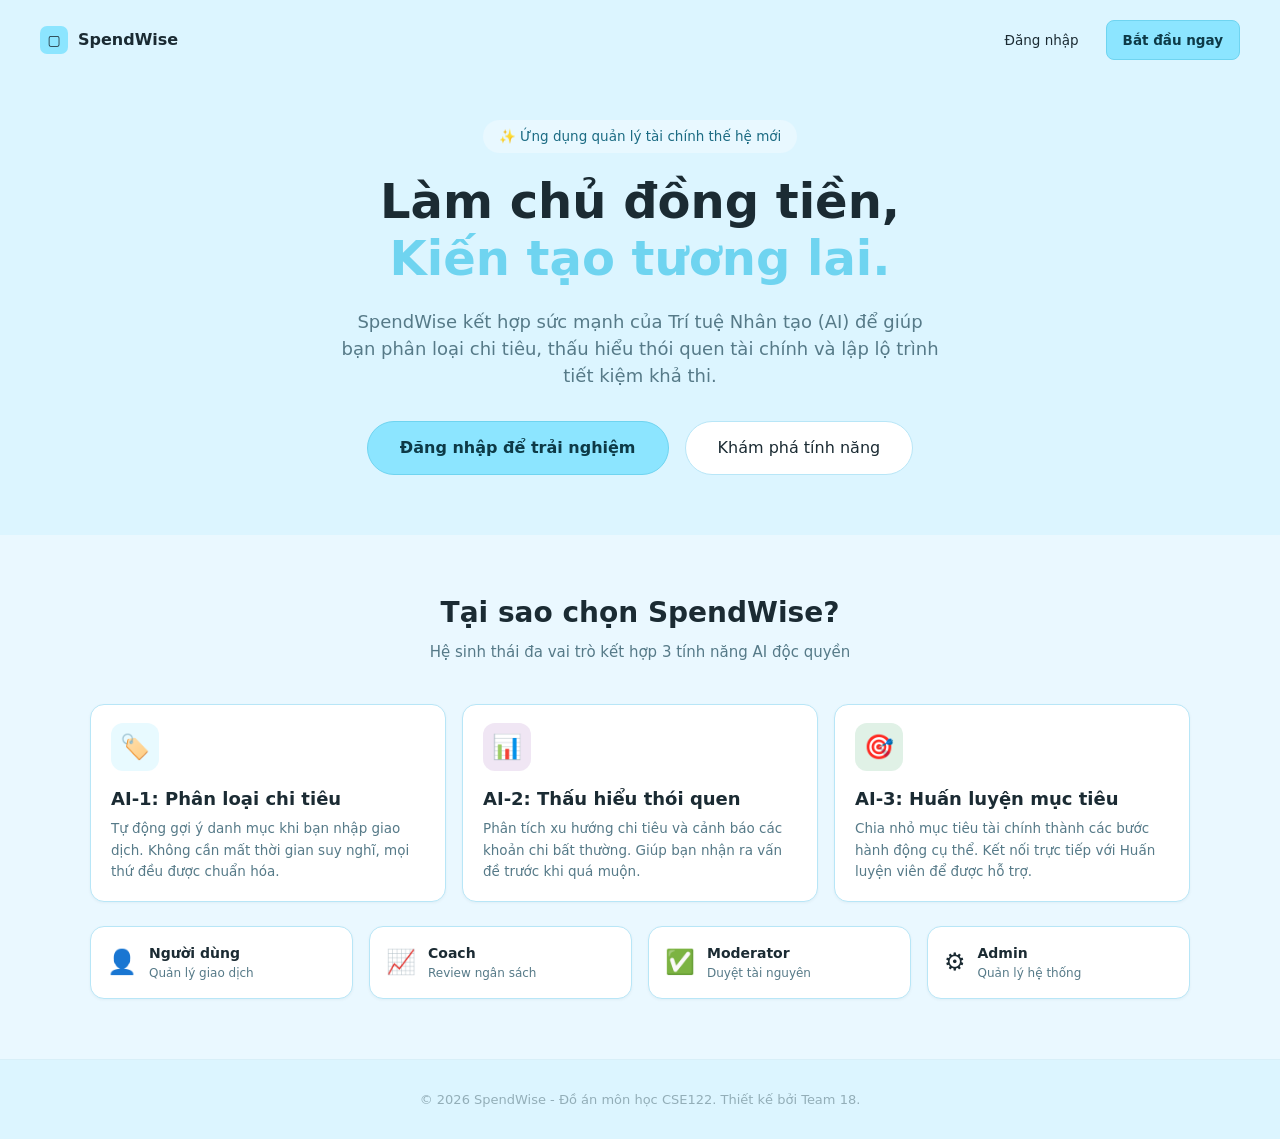
<file: index.html>
<!DOCTYPE html>
<html lang="vi">
<head>
<meta charset="UTF-8">
<meta name="viewport" content="width=device-width,initial-scale=1">
<title>Chào mừng đến với SpendWise</title>
<link rel="stylesheet" href="css/base.css">
<link rel="stylesheet" href="css/layout.css">
<link rel="stylesheet" href="css/components.css">
<link rel="stylesheet" href="css/responsive.css">
</head>
<body style="background: var(--main);">

<header class="auth-header" style="background: transparent; border-bottom: none; padding: 20px 40px;">
  <a class="logo" href="index.html">
    <span class="logo-mark">▢</span> SpendWise
  </a>
  <div class="auth-actions">
    <a class="btn ghost" href="login.html">Đăng nhập</a>
    <a class="btn primary" href="login.html">Bắt đầu ngay</a>
  </div>
</header>

<main class="content" style="display: flex; flex-direction: column; align-items: center; justify-content: center; text-align: center; padding-top: 40px; padding-bottom: 60px;">
  
  <div class="badge info" style="margin-bottom: 20px; padding: 6px 16px; font-size: 13.5px;">
    ✨ Ứng dụng quản lý tài chính thế hệ mới
  </div>

  <h1 class="page-title" style="font-size: 48px; max-width: 800px; line-height: 1.2; margin-bottom: 20px;">
    Làm chủ đồng tiền,<br>
    <span style="color: var(--pri-d);">Kiến tạo tương lai.</span>
  </h1>
  
  <p class="page-sub" style="font-size: 18px; max-width: 600px; margin-bottom: 32px;">
    SpendWise kết hợp sức mạnh của Trí tuệ Nhân tạo (AI) để giúp bạn phân loại chi tiêu, thấu hiểu thói quen tài chính và lập lộ trình tiết kiệm khả thi.
  </p>

  <div style="display: flex; gap: 16px; flex-wrap: wrap; justify-content: center;">
    <a href="login.html" class="btn primary" style="padding: 14px 32px; font-size: 16px; border-radius: 30px;">
      Đăng nhập để trải nghiệm
    </a>
    <a href="#features" class="btn" style="padding: 14px 32px; font-size: 16px; border-radius: 30px;">
      Khám phá tính năng
    </a>
  </div>
</main>

<section id="features" style="padding: 60px 28px; background: var(--card-soft);">
  <div style="max-width: 1100px; margin: 0 auto;">
    <div style="text-align: center; margin-bottom: 40px;">
      <h2 style="font-size: 28px; margin-bottom: 10px;">Tại sao chọn SpendWise?</h2>
      <p style="color: var(--tx2); font-size: 15px;">Hệ sinh thái đa vai trò kết hợp 3 tính năng AI độc quyền</p>
    </div>

    <div class="grid g3">
      <div class="card" style="text-align: left;">
        <div class="badge-icon" style="width: 48px; height: 48px; border-radius: 12px; background: rgba(140, 229, 255, 0.2); color: var(--pri-d); display: grid; place-items: center; font-size: 24px; margin-bottom: 16px;">
          🏷️
        </div>
        <h3 style="font-size: 18px; margin-bottom: 8px;">AI-1: Phân loại chi tiêu</h3>
        <p style="color: var(--tx2); font-size: 13.5px; line-height: 1.6;">Tự động gợi ý danh mục khi bạn nhập giao dịch. Không cần mất thời gian suy nghĩ, mọi thứ đều được chuẩn hóa.</p>
      </div>

      <div class="card" style="text-align: left;">
        <div class="badge-icon" style="width: 48px; height: 48px; border-radius: 12px; background: rgba(155, 89, 182, 0.15); color: var(--pu); display: grid; place-items: center; font-size: 24px; margin-bottom: 16px;">
          📊
        </div>
        <h3 style="font-size: 18px; margin-bottom: 8px;">AI-2: Thấu hiểu thói quen</h3>
        <p style="color: var(--tx2); font-size: 13.5px; line-height: 1.6;">Phân tích xu hướng chi tiêu và cảnh báo các khoản chi bất thường. Giúp bạn nhận ra vấn đề trước khi quá muộn.</p>
      </div>

      <div class="card" style="text-align: left;">
        <div class="badge-icon" style="width: 48px; height: 48px; border-radius: 12px; background: rgba(46, 158, 91, 0.15); color: var(--ok); display: grid; place-items: center; font-size: 24px; margin-bottom: 16px;">
          🎯
        </div>
        <h3 style="font-size: 18px; margin-bottom: 8px;">AI-3: Huấn luyện mục tiêu</h3>
        <p style="color: var(--tx2); font-size: 13.5px; line-height: 1.6;">Chia nhỏ mục tiêu tài chính thành các bước hành động cụ thể. Kết nối trực tiếp với Huấn luyện viên để được hỗ trợ.</p>
      </div>
    </div>

    <div class="grid g4" style="margin-top: 24px;">
      <div class="card" style="padding: 16px; display: flex; align-items: center; gap: 12px;">
        <span style="font-size: 24px;">👤</span>
        <div>
          <div style="font-weight: 600; font-size: 14px;">Người dùng</div>
          <div style="font-size: 12px; color: var(--tx2);">Quản lý giao dịch</div>
        </div>
      </div>
      <div class="card" style="padding: 16px; display: flex; align-items: center; gap: 12px;">
        <span style="font-size: 24px;">📈</span>
        <div>
          <div style="font-weight: 600; font-size: 14px;">Coach</div>
          <div style="font-size: 12px; color: var(--tx2);">Review ngân sách</div>
        </div>
      </div>
      <div class="card" style="padding: 16px; display: flex; align-items: center; gap: 12px;">
        <span style="font-size: 24px;">✅</span>
        <div>
          <div style="font-weight: 600; font-size: 14px;">Moderator</div>
          <div style="font-size: 12px; color: var(--tx2);">Duyệt tài nguyên</div>
        </div>
      </div>
      <div class="card" style="padding: 16px; display: flex; align-items: center; gap: 12px;">
        <span style="font-size: 24px;">⚙️</span>
        <div>
          <div style="font-weight: 600; font-size: 14px;">Admin</div>
          <div style="font-size: 12px; color: var(--tx2);">Quản lý hệ thống</div>
        </div>
      </div>
    </div>
  </div>
</section>

<footer style="padding: 30px 20px; text-align: center; border-top: 1px solid var(--bd-soft); background: var(--main);">
  <p style="color: var(--tx3); font-size: 13px;">
    &copy; 2026 SpendWise - Đồ án môn học CSE122. Thiết kế bởi Team 18.
  </p>
</footer>

<script>
  document.querySelector('a[href="#features"]').addEventListener('click', function(e) {
    e.preventDefault();
    document.querySelector('#features').scrollIntoView({ behavior: 'smooth' });
  });
</script>

</body>
</html>
</file>
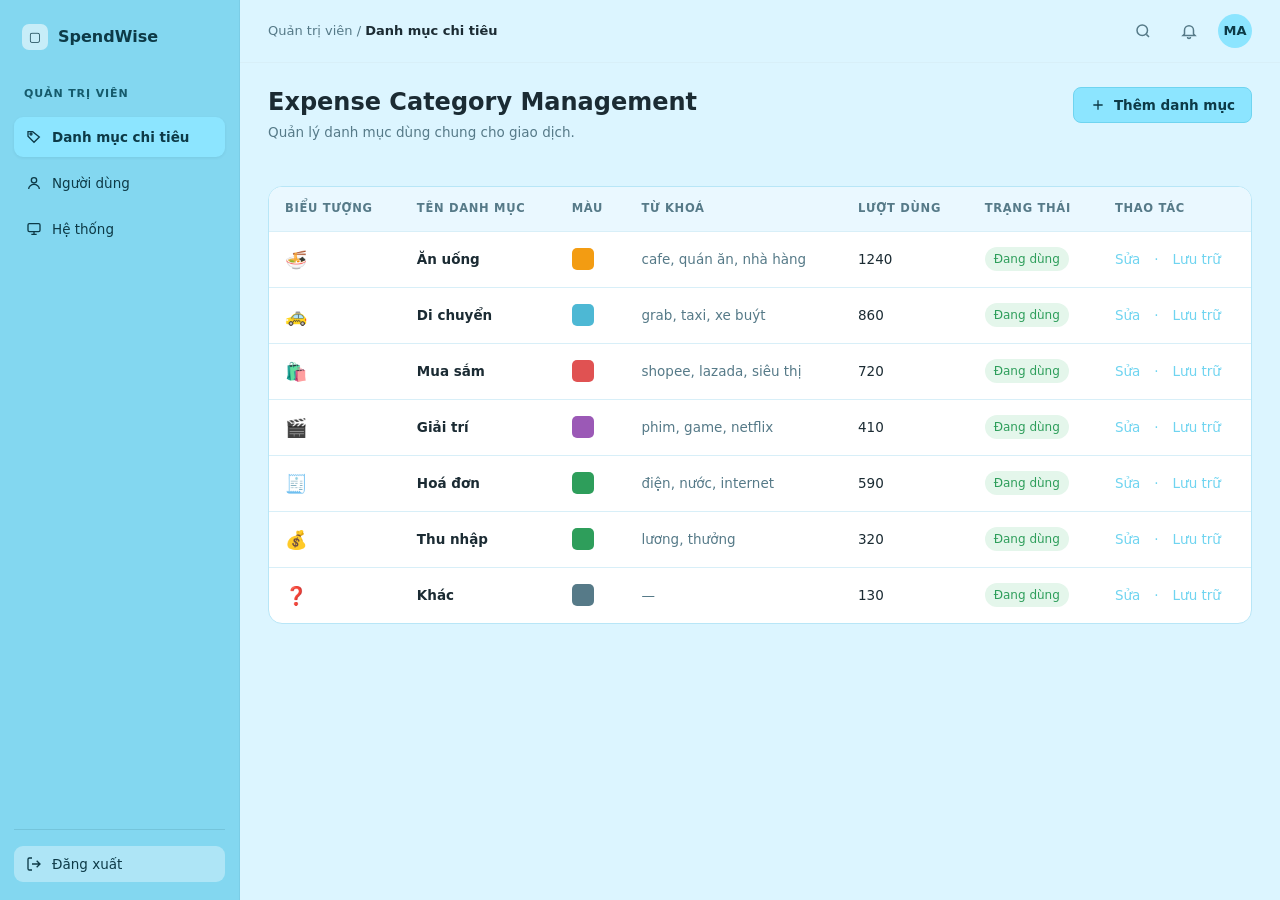
<file: admin-expense-category-management.html>
<!DOCTYPE html>
<html lang="vi">
<head>
<meta charset="UTF-8">
<meta name="viewport" content="width=device-width,initial-scale=1">
<title>Danh mục chi tiêu – SpendWise</title>
<link rel="stylesheet" href="css/base.css">
<link rel="stylesheet" href="css/layout.css">
<link rel="stylesheet" href="css/components.css">
<link rel="stylesheet" href="css/responsive.css">
</head>
<body>
<div id="app-root" data-role="admin" data-crumbs="Quản trị viên|Danh mục chi tiêu"></div>

<template id="page-content">
  <div style="display:flex;justify-content:space-between;align-items:flex-start;flex-wrap:wrap;gap:12px;margin-bottom:22px">
    <div><h1 class="page-title">Expense Category Management</h1><p class="page-sub">Quản lý danh mục dùng chung cho giao dịch.</p></div>
    <button class="btn primary" onclick="openModal('catModal')">
      <svg width="16" height="16" viewBox="0 0 24 24" fill="none" stroke="currentColor" stroke-width="2"><path d="M12 5v14M5 12h14"/></svg>
      Thêm danh mục
    </button>
  </div>
  <div class="table-wrap" style="margin-bottom:20px">
    <table><thead><tr><th>Biểu tượng</th><th>Tên danh mục</th><th>Màu</th><th>Từ khoá</th><th>Lượt dùng</th><th>Trạng thái</th><th>Thao tác</th></tr></thead>
      <tbody id="catBody"></tbody>
    </table>
  </div>
  <div class="modal-backdrop" id="catModal">
    <div class="modal">
      <div class="modal-head"><h3>Thêm danh mục</h3>
        <button class="icon-btn" onclick="closeModal('catModal')"><svg width="16" height="16" viewBox="0 0 24 24" fill="none" stroke="currentColor" stroke-width="2"><path d="M6 6l12 12M18 6L6 18"/></svg></button>
      </div>
      <form id="catForm" style="display:grid;grid-template-columns:1fr 1fr;gap:12px">
        <div class="field"><label>Tên</label><input type="text" data-required><span class="err"></span></div>
        <div class="field"><label>Màu</label><input type="color" value="#7fd4e8"></div>
        <div class="field" style="grid-column:1/-1"><label>Từ khoá</label><input type="text" placeholder="cafe, nhà hàng, ..."></div>
        <div style="grid-column:1/-1;display:flex;gap:10px">
          <button class="btn primary" type="submit">Lưu danh mục</button>
          <button class="btn" type="button" onclick="closeModal('catModal')">Hủy</button>
        </div>
      </form>
    </div>
  </div>
</template>

<script src="js/data.js"></script>
<script src="js/core.js"></script>
<script src="js/layout.js"></script>
<script src="js/admin-categories.js"></script>
</body>
</html>
</file>
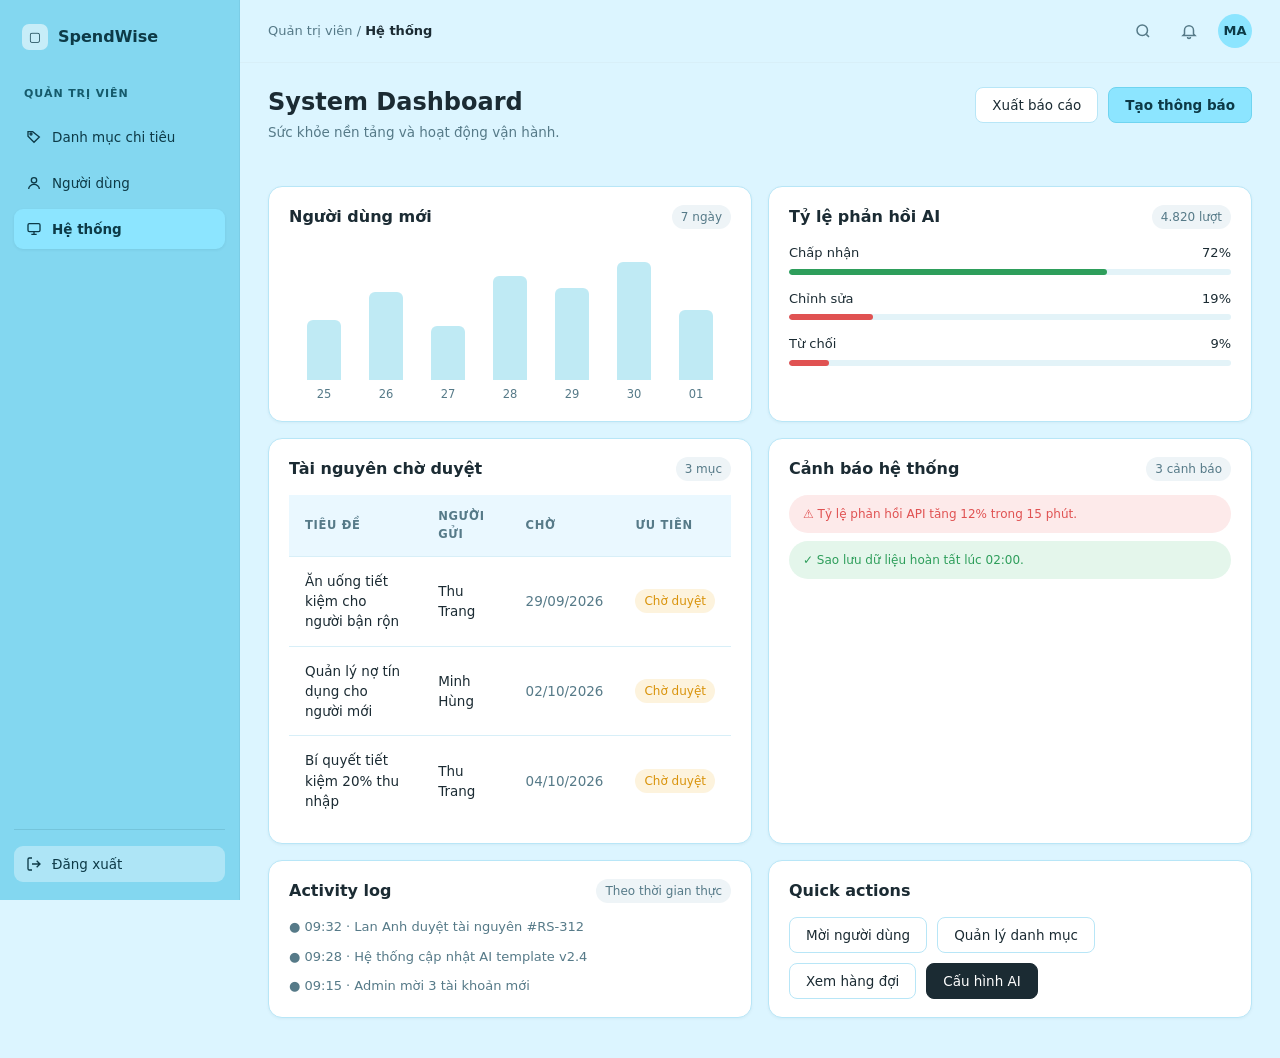
<file: admin-system-dashboard.html>
<!DOCTYPE html>
<html lang="vi">
<head>
<meta charset="UTF-8">
<meta name="viewport" content="width=device-width,initial-scale=1">
<title>Hệ thống – SpendWise</title>
<link rel="stylesheet" href="css/base.css">
<link rel="stylesheet" href="css/layout.css">
<link rel="stylesheet" href="css/components.css">
<link rel="stylesheet" href="css/responsive.css">
</head>
<body>
<div id="app-root" data-role="admin" data-crumbs="Quản trị viên|Hệ thống"></div>

<template id="page-content">
  <div style="display:flex;justify-content:space-between;align-items:flex-start;flex-wrap:wrap;gap:12px;margin-bottom:22px">
    <div><h1 class="page-title">System Dashboard</h1><p class="page-sub">Sức khỏe nền tảng và hoạt động vận hành.</p></div>
    <div style="display:flex;gap:10px">
      <button class="btn" onclick="toast('Đang xuất báo cáo…','ok')">Xuất báo cáo</button>
      <button class="btn primary" onclick="toast('Đã mở form tạo thông báo','wr')">Tạo thông báo</button>
    </div>
  </div>

  <div class="grid g2" style="margin-bottom:16px">
    <div class="card">
      <div class="section-title">Người dùng mới <span class="badge muted">7 ngày</span></div>
      <div style="display:flex;align-items:flex-end;justify-content:space-around;height:160px;padding:10px 4px 0">
        <div style="text-align:center"><div style="height:60px;width:34px;background:#bfeaf4;border-radius:6px 6px 0 0"></div><div style="font-size:11.5px;color:#567a88;margin-top:6px">25</div></div>
        <div style="text-align:center"><div style="height:88px;width:34px;background:#bfeaf4;border-radius:6px 6px 0 0"></div><div style="font-size:11.5px;color:#567a88;margin-top:6px">26</div></div>
        <div style="text-align:center"><div style="height:54px;width:34px;background:#bfeaf4;border-radius:6px 6px 0 0"></div><div style="font-size:11.5px;color:#567a88;margin-top:6px">27</div></div>
        <div style="text-align:center"><div style="height:104px;width:34px;background:#bfeaf4;border-radius:6px 6px 0 0"></div><div style="font-size:11.5px;color:#567a88;margin-top:6px">28</div></div>
        <div style="text-align:center"><div style="height:92px;width:34px;background:#bfeaf4;border-radius:6px 6px 0 0"></div><div style="font-size:11.5px;color:#567a88;margin-top:6px">29</div></div>
        <div style="text-align:center"><div style="height:118px;width:34px;background:#bfeaf4;border-radius:6px 6px 0 0"></div><div style="font-size:11.5px;color:#567a88;margin-top:6px">30</div></div>
        <div style="text-align:center"><div style="height:70px;width:34px;background:#bfeaf4;border-radius:6px 6px 0 0"></div><div style="font-size:11.5px;color:#567a88;margin-top:6px">01</div></div>
      </div>
    </div>
    <div class="card">
      <div class="section-title">Tỷ lệ phản hồi AI <span class="badge muted">4.820 lượt</span></div>
      <div style="display:flex;flex-direction:column;gap:14px">
        <div><div style="display:flex;justify-content:space-between;font-size:13px;margin-bottom:6px"><span>Chấp nhận</span><span>72%</span></div><div class="progress"><div class="bar ok" style="width:72%"></div></div></div>
        <div><div style="display:flex;justify-content:space-between;font-size:13px;margin-bottom:6px"><span>Chỉnh sửa</span><span>19%</span></div><div class="progress"><div class="bar er" style="width:19%"></div></div></div>
        <div><div style="display:flex;justify-content:space-between;font-size:13px;margin-bottom:6px"><span>Từ chối</span><span>9%</span></div><div class="progress"><div class="bar er" style="width:9%"></div></div></div>
      </div>
    </div>
  </div>

  <!-- ═══ HÀNG 3: 2 dashboard ═══ -->
  <div class="grid g2" style="margin-bottom:16px">
    <div class="card">
      <div class="section-title">Tài nguyên chờ duyệt <span class="badge muted" id="adminPendingBadge">8 mục</span></div>
      <table>
        <thead><tr><th>Tiêu đề</th><th>Người gửi</th><th>Chờ</th><th>Ưu tiên</th></tr></thead>
        <tbody id="adminPendingBody">
          <tr><td>Ăn uống tiết kiệm</td><td>Thu Trang</td><td>3 giờ</td><td>Bình thường</td></tr>
          <tr><td>Đầu tư cho người mới</td><td>Quốc Minh</td><td>27 giờ</td><td style="color:#e05252">Cao</td></tr>
        </tbody>
      </table>
    </div>
    <div class="card">
      <div class="section-title">Cảnh báo hệ thống <span class="badge muted">3 cảnh báo</span></div>
      <div class="badge er" style="display:block;padding:10px 14px;text-align:left;margin-bottom:8px;cursor:pointer" onclick="toast('Xem chi tiết cảnh báo API','wr')">⚠ Tỷ lệ phản hồi API tăng 12% trong 15 phút.</div>
      <div class="badge ok" style="display:block;padding:10px 14px;text-align:left">✓ Sao lưu dữ liệu hoàn tất lúc 02:00.</div>
    </div>
  </div>

  <!-- ═══ HÀNG 4: 2 dashboard ═══ -->
  <div class="grid g2">
    <div class="card">
      <div class="section-title">Activity log <span class="badge muted">Theo thời gian thực</span></div>
      <div style="display:flex;flex-direction:column;gap:10px;font-size:13px;color:#567a88">
        <div>● 09:32 · Lan Anh duyệt tài nguyên #RS-312</div>
        <div>● 09:28 · Hệ thống cập nhật AI template v2.4</div>
        <div>● 09:15 · Admin mời 3 tài khoản mới</div>
      </div>
    </div>
    <div class="card">
      <div class="section-title">Quick actions</div>
      <div style="display:flex;gap:10px;flex-wrap:wrap">
        <button class="btn" onclick="toast('Đã mở form mời người dùng','wr')">Mời người dùng</button>
        <button class="btn" onclick="location.href='admin-expense-category-management.html'">Quản lý danh mục</button>
        <button class="btn" onclick="toast('Đang mở hàng đợi duyệt…','wr')">Xem hàng đợi</button>
        <button class="btn dark" onclick="toast('Đã mở cấu hình AI','wr')">Cấu hình AI</button>
      </div>
    </div>
  </div>
</template>
<script src="js/data.js"></script>
<script src="js/core.js"></script>
<script src="js/layout.js"></script>
<script src="js/admin-system.js"></script>
</body>
</html>
</file>
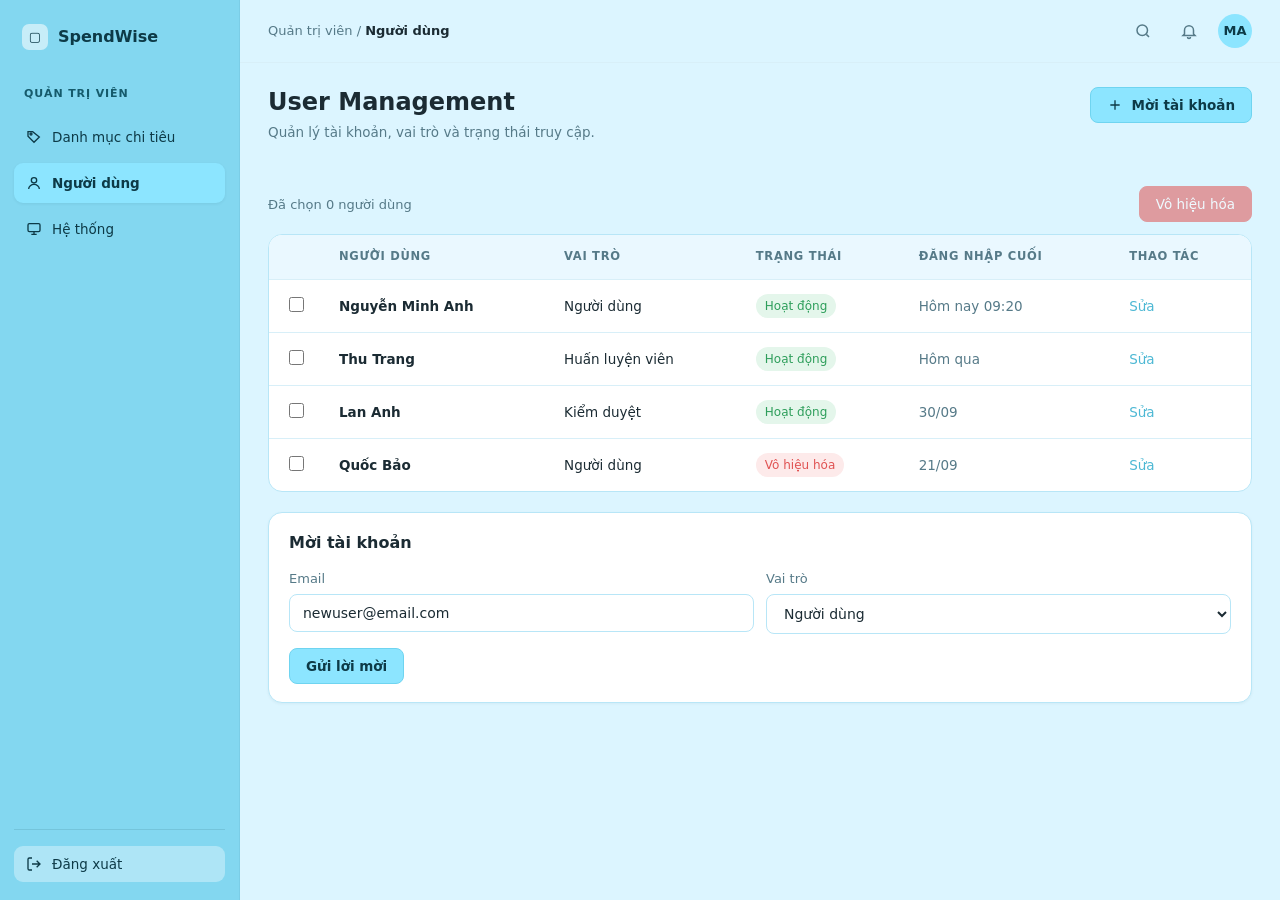
<file: admin-user-management.html>
<!DOCTYPE html>
<html lang="vi">
<head>
<meta charset="UTF-8">
<meta name="viewport" content="width=device-width,initial-scale=1">
<title>Quản lý người dùng – SpendWise</title>
<link rel="stylesheet" href="css/base.css">
<link rel="stylesheet" href="css/layout.css">
<link rel="stylesheet" href="css/components.css">
<link rel="stylesheet" href="css/responsive.css">
</head>
<body>
<div id="app-root" data-role="admin" data-crumbs="Quản trị viên|Người dùng"></div>

<template id="page-content">
  <div style="display:flex;justify-content:space-between;align-items:flex-start;flex-wrap:wrap;gap:12px;margin-bottom:22px">
    <div><h1 class="page-title">User Management</h1><p class="page-sub">Quản lý tài khoản, vai trò và trạng thái truy cập.</p></div>
    <button class="btn primary" onclick="toast('Đã mở form mời tài khoản','wr')">
      <svg width="16" height="16" viewBox="0 0 24 24" fill="none" stroke="currentColor" stroke-width="2"><path d="M12 5v14M5 12h14"/></svg>
      Mời tài khoản
    </button>
  </div>
  <div style="display:flex;justify-content:space-between;align-items:center;margin-bottom:12px;flex-wrap:wrap;gap:10px">
    <div style="color:#567a88;font-size:13px" data-selected-info>Đã chọn 0 người dùng</div>
    <div style="display:flex;gap:10px">
    <button class="btn danger" onclick="openModal('disableModal')">Vô hiệu hóa</button>
    </div>
  </div>
  <div class="table-wrap" style="margin-bottom:20px">
    <table><thead><tr><th style="width:36px"></th><th>Người dùng</th><th>Vai trò</th><th>Trạng thái</th><th>Đăng nhập cuối</th><th>Thao tác</th></tr></thead>
      <tbody id="userBody"></tbody>
    </table>
  </div>
  <div class="grid">
    <div class="card">
      <div class="section-title">Mời tài khoản</div>
      <div style="display:grid;grid-template-columns:1fr 1fr;gap:12px;margin-bottom:14px">
        <div class="field"><label>Email</label><input type="email" value="newuser@email.com"></div>
        <div class="field"><label>Vai trò</label><select><option>Người dùng</option><option>Huấn luyện viên</option><option>Kiểm duyệt</option></select></div>
      </div>
      <button class="btn primary" onclick="toast('Đã gửi lời mời tới newuser@email.com','ok')">Gửi lời mời</button>
    </div>
  </div>

  <div class="modal-backdrop" id="disableModal">
    <div class="modal">
      <div class="modal-head">
        <h3>Xác nhận vô hiệu hóa tài khoản</h3>
        <button class="icon-btn" onclick="closeModal('disableModal')">
          <svg width="16" height="16" viewBox="0 0 24 24" fill="none" stroke="currentColor" stroke-width="2"><path d="M6 6l12 12M18 6L6 18"/></svg>
        </button>
      </div>
      <p style="color:#567a88;margin-bottom:14px">Hành động này sẽ khóa tài khoản được chọn cho đến khi Admin kích hoạt lại.</p>
      
      <div class="field" style="margin-bottom:14px">
        <label for="disableReason">Lý do vô hiệu hóa</label>
        <input type="text" id="disableReason" placeholder="Nhập lý do...">
      </div>

      <div style="display:flex;gap:10px">
        <button class="btn danger" onclick="confirmDisable()">Xác nhận</button>
        <button class="btn" onclick="closeModal('disableModal')">Hủy</button>
      </div>
    </div>
  </div>
</template>

<script src="js/data.js"></script>
<script src="js/core.js"></script>
<script src="js/layout.js"></script>
<script src="js/admin-users.js"></script>
</body>
</html>
</file>
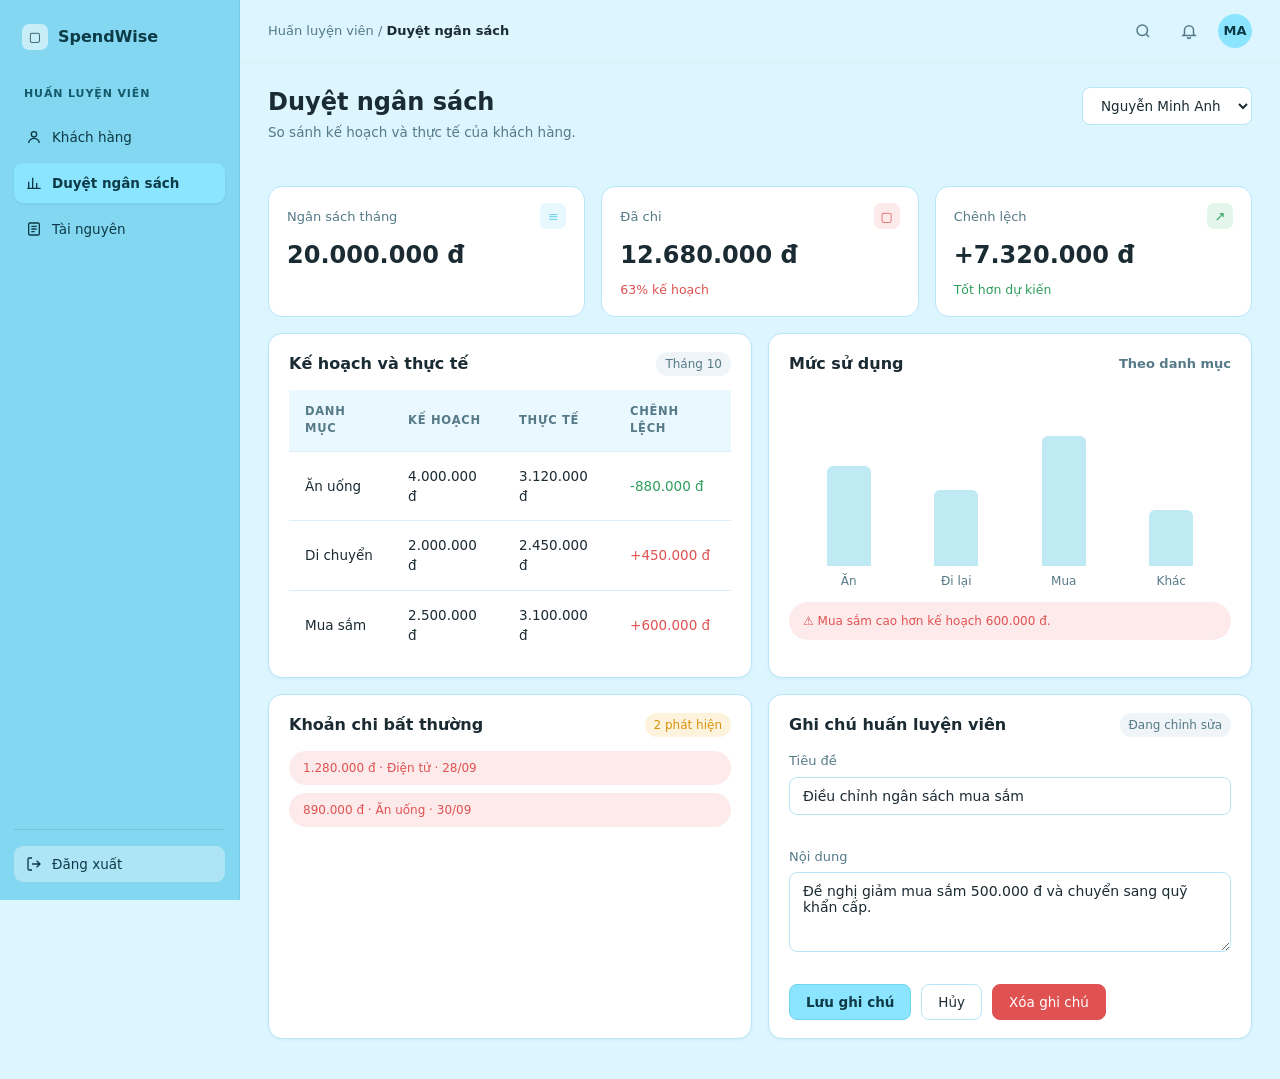
<file: coach-budget-review.html>
<!DOCTYPE html>
<html lang="vi">
<head>
<meta charset="UTF-8">
<meta name="viewport" content="width=device-width,initial-scale=1">
<title>Duyệt ngân sách - SpendWise</title>
<link rel="stylesheet" href="css/base.css">
<link rel="stylesheet" href="css/layout.css">
<link rel="stylesheet" href="css/components.css">
<link rel="stylesheet" href="css/responsive.css">
</head>
<body>
<div id="app-root" data-role="coach" data-crumbs="Huấn luyện viên|Duyệt ngân sách"></div>

<template id="page-content">

  <header style="display:flex;justify-content:space-between;align-items:flex-start;flex-wrap:wrap;gap:12px;margin-bottom:22px">
  
    <hgroup>
      <h1 class="page-title">Duyệt ngân sách</h1>
      <p class="page-sub">So sánh kế hoạch và thực tế của khách hàng.</p>
    </hgroup>
      <select class="btn" id="clientSelector" style="padding:9px 14px">      <option>Nguyễn Minh Anh</option><option>Trần Quốc Bảo</option>
    </select>
  </header>

  <section class="grid g3" style="margin-bottom:16px">
    
    <article class="stat">
      <div class="label">Ngân sách tháng <span class="badge-icon">≡</span></div>
      <div class="value">20.000.000 đ</div>
    </article>
    
    <article class="stat">
      <div class="label">Đã chi <span class="badge-icon" style="background:#fdeaea;color:#e05252">▢</span></div>
      <div class="value">12.680.000 đ</div>
      <div class="delta down">63% kế hoạch</div>
    </article>
    
    <article class="stat">
      <div class="label">Chênh lệch <span class="badge-icon" style="background:#e4f6eb;color:#2e9e5b">↗</span></div>
      <div class="value">+1.320.000 đ</div>
      <div class="delta up">Tốt hơn dự kiến</div>
    </article>
  </section>

  
  <section class="grid g2" style="margin-bottom:16px">
    
    <article class="card">
      <div class="section-title">Kế hoạch và thực tế <span class="badge muted">Tháng 10</span></div>
      <table>
        <thead>
          <tr>
            <th scope="col">Danh mục</th>
            <th scope="col">Kế hoạch</th>
            <th scope="col">Thực tế</th>
            <th scope="col">Chênh lệch</th>
          </tr>
        </thead>
        <tbody>
          <tr><td>Ăn uống</td><td>4.000.000 đ</td><td>3.120.000 đ</td><td style="color:#2e9e5b">-880.000 đ</td></tr>
          <tr><td>Di chuyển</td><td>2.000.000 đ</td><td>2.450.000 đ</td><td style="color:#e05252">+450.000 đ</td></tr>
          <tr><td>Mua sắm</td><td>2.500.000 đ</td><td>3.100.000 đ</td><td style="color:#e05252">+600.000 đ</td></tr>
        </tbody>
      </table>
    </article>

    <article class="card">
      <div class="section-title">Mức sử dụng <span style="font-size:13px;color:#567a88">Theo danh mục</span></div>
      <!-- Giữ nguyên khối đồ thị trực quan -->
      <div style="display:flex;align-items:flex-end;justify-content:space-around;height:200px;padding:20px 6px 0">
        <div style="text-align:center"><div style="height:100px;width:44px;background:#bfeaf4;border-radius:6px 6px 0 0"></div><div style="font-size:12px;margin-top:6px;color:#567a88">Ăn</div></div>
        <div style="text-align:center"><div style="height:76px;width:44px;background:#bfeaf4;border-radius:6px 6px 0 0"></div><div style="font-size:12px;margin-top:6px;color:#567a88">Đi lại</div></div>
        <div style="text-align:center"><div style="height:130px;width:44px;background:#bfeaf4;border-radius:6px 6px 0 0"></div><div style="font-size:12px;margin-top:6px;color:#567a88">Mua</div></div>
        <div style="text-align:center"><div style="height:56px;width:44px;background:#bfeaf4;border-radius:6px 6px 0 0"></div><div style="font-size:12px;margin-top:6px;color:#567a88">Khác</div></div>
      </div>
      <div class="badge er" style="display:block;margin-top:12px;padding:10px 14px;text-align:left">⚠ Mua sắm cao hơn kế hoạch 600.000 đ.</div>
    </article>
  </section>


  <section class="grid g2">

    <article class="card">
      <div class="section-title">Khoản chi bất thường <span class="badge wr">2 phát hiện</span></div>
      <button type="button" class="badge er" style="display:block;width:100%;border:none;margin-bottom:8px;padding:10px 14px;text-align:left;cursor:pointer" onclick="toast('Xem chi tiết khoản chi Điện tử','wr')">1.280.000 đ · Điện tử · 28/09</button>
      <button type="button" class="badge er" style="display:block;width:100%;border:none;padding:10px 14px;text-align:left;cursor:pointer" onclick="toast('Xem chi tiết khoản chi Ăn uống','wr')">890.000 đ · Ăn uống · 30/09</button>
    </article>

    <article class="card">
      <div class="section-title">Ghi chú huấn luyện viên <span class="badge muted">Đang chỉnh sửa</span></div>
      <form id="noteForm">
        <div class="field" style="margin-bottom:12px"><label>Tiêu đề</label><input type="text" value="Điều chỉnh ngân sách mua sắm" data-required><span class="err"></span></div>
        <div class="field" style="margin-bottom:12px"><label>Nội dung</label><textarea id="note" data-required>Đề nghị giảm mua sắm 500.000 đ và chuyển sang quỹ khẩn cấp.</textarea><span class="err"></span></div>
        <div style="display:flex;gap:10px"><button class="btn primary" type="submit">Lưu ghi chú</button><button class="btn" type="button" onclick="toast('Đã hủy','wr')">Hủy</button></div>
      </form>
    </article>
  </section>
</template>

<script src="js/data.js"></script>
<script src="js/core.js"></script>
<script src="js/layout.js"></script>
<script src="js/coach-budget.js"></script>
</body>
</html>
</file>
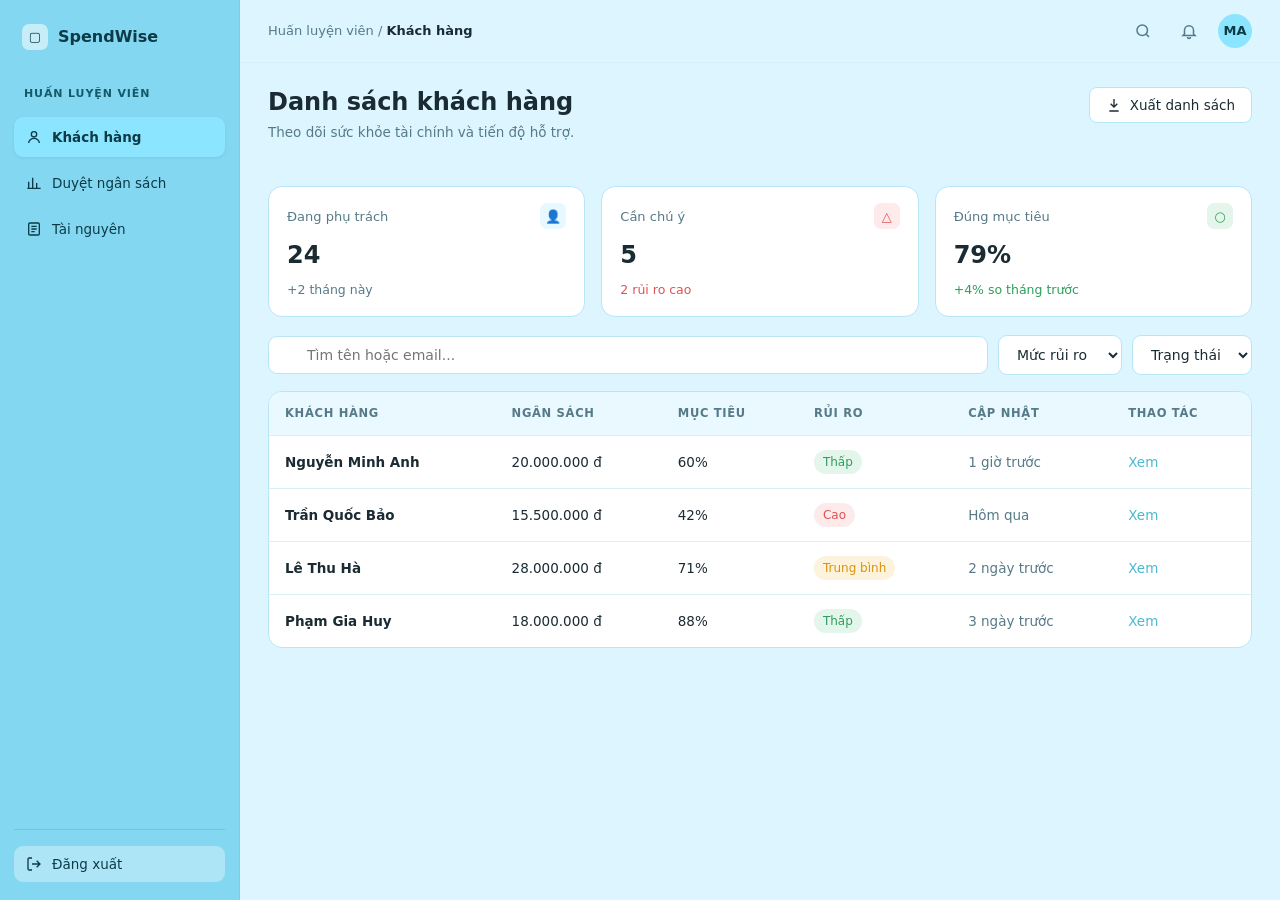
<file: coach-client-list.html>
<!DOCTYPE html>
<html lang="vi">

<head>
  <meta charset="UTF-8">
  <meta name="viewport" content="width=device-width,initial-scale=1">
  <title>Khách hàng - SpendWise</title>
  <link rel="stylesheet" href="css/base.css">
  <link rel="stylesheet" href="css/layout.css">
  <link rel="stylesheet" href="css/components.css">
  <link rel="stylesheet" href="css/responsive.css">
</head>

<body>
  <div id="app-root" data-role="coach" data-crumbs="Huấn luyện viên|Khách hàng"></div>

  <template id="page-content">
    
    <header style="display:flex;justify-content:space-between;align-items:flex-start;flex-wrap:wrap;gap:12px;margin-bottom:22px">
      
      <hgroup>
        <h1 class="page-title">Danh sách khách hàng </h1>
        <p class="page-sub">Theo dõi sức khỏe tài chính và tiến độ hỗ trợ.</p>
      </hgroup>
      <button class="btn" onclick="toast('Đang xuất danh sách…','ok')">
        <svg width="16" height="16" viewBox="0 0 24 24" fill="none" stroke="currentColor" stroke-width="2">
          <path d="M12 3v12M7 10l5 5 5-5M5 21h14" />
        </svg>
        Xuất danh sách
      </button>
    </header>
    
  
    <section class="grid g3" style="margin-bottom:18px">
      <!-- Đổi từ div sang article -->
      <article class="stat">
        <div class="label">Đang phụ trách <span class="badge-icon">👤</span></div>
        <div class="value">24</div>
        <div class="delta">+2 tháng này</div>
      </article>
      
      <article class="stat">
        <div class="label">Cần chú ý <span class="badge-icon" style="background:#fdeaea;color:#e05252">△</span></div>
        <div class="value">5</div>
        <div class="delta down">2 rủi ro cao</div>
      </article>
      
      <article class="stat">
        <div class="label">Đúng mục tiêu <span class="badge-icon" style="background:#e4f6eb;color:#2e9e5b">○</span></div>
        <div class="value">79%</div>
        <div class="delta up">+4% so tháng trước</div>
      </article>
    </section>
    
    
    <nav class="toolbar">
      <div class="search"><input type="text" placeholder="Tìm tên hoặc email..."></div>
      <select id="clRiskFilter">
        <option>Mức rủi ro</option>
        <option>Thấp</option>
        <option>Trung bình</option>
        <option>Cao</option>
      </select>
      <select onchange="toast('Lọc trạng thái: '+this.value,'ok')">
        <option>Trạng thái</option>
      </select>
    </nav>
    
    
    <section class="table-wrap">
      <table>
        <thead>
          <tr>
            <th>Khách hàng</th>
            <th>Ngân sách</th>
            <th>Mục tiêu</th>
            <th>Rủi ro</th>
            <th>Cập nhật</th>
            <th>Thao tác</th>
          </tr>
        </thead>
        <tbody id="clBody"></tbody>
      </table>
    </section>
  </template>

  <script src="js/data.js"></script>
  <script src="js/core.js"></script>
  <script src="js/layout.js"></script>
  <script src="js/coach-clients.js"></script>
</body>

</html>
</file>
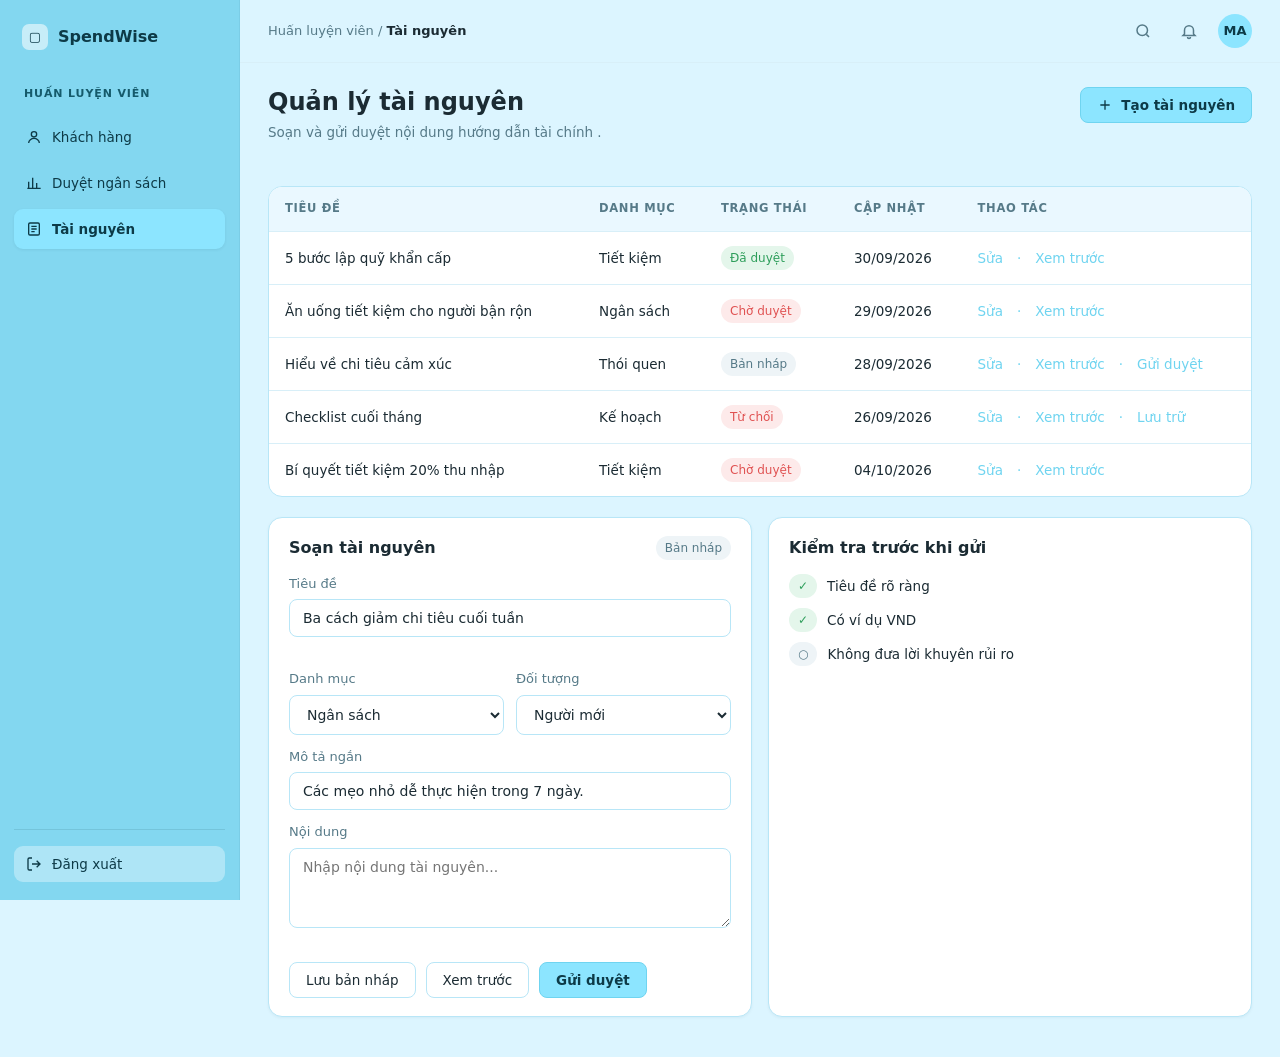
<file: coach-resource-management.html>
<!DOCTYPE html>
<html lang="vi">

<head>
  <meta charset="UTF-8">
  <meta name="viewport" content="width=device-width,initial-scale=1">
  <title>Tài nguyên - SpendWise</title>
  <link rel="stylesheet" href="css/base.css">
  <link rel="stylesheet" href="css/layout.css">
  <link rel="stylesheet" href="css/components.css">
  <link rel="stylesheet" href="css/responsive.css">
</head>

<body>
  <div id="app-root" data-role="coach" data-crumbs="Huấn luyện viên|Tài nguyên"></div>

  <template id="page-content">
  
    <header
      style="display:flex;justify-content:space-between;align-items:flex-start;flex-wrap:wrap;gap:12px;margin-bottom:22px">
      
      <hgroup>
        <h1 class="page-title">Quản lý tài nguyên</h1>
        <p class="page-sub">Soạn và gửi duyệt nội dung hướng dẫn tài chính .</p>
      </hgroup>
      <button class="btn primary"
        onclick="document.getElementById('resForm').scrollIntoView({behavior:'smooth'});toast('Cuộn tới form soạn tài nguyên','wr')">
        <svg width="16" height="16" viewBox="0 0 24 24" fill="none" stroke="currentColor" stroke-width="2">
          <path d="M12 5v14M5 12h14" />
        </svg>
        Tạo tài nguyên
      </button>
    </header>

    <section class="table-wrap" style="margin-bottom:20px">
      <table>
        <thead>
          <tr>
            <th scope="col">Tiêu đề</th>
            <th scope="col">Danh mục</th>
            <th scope="col">Trạng thái</th>
            <th scope="col">Cập nhật</th>
            <th scope="col">Thao tác</th>
          </tr>
        </thead>
        <tbody id="resBody"></tbody>
      </table>
    </section>

    <section class="grid g2">
      
      <article class="card">
        <div class="section-title">Soạn tài nguyên <span class="badge muted">Bản nháp</span></div>
        <form id="resForm">
          <div class="field" style="margin-bottom:12px"><label>Tiêu đề</label><input type="text"
              value="Ba cách giảm chi tiêu cuối tuần" data-required><span class="err"></span></div>
          <div style="display:grid;grid-template-columns:1fr 1fr;gap:12px;margin-bottom:12px">
            <div class="field"><label>Danh mục</label><select>
                <option>Ngân sách</option>
              </select></div>
            <div class="field"><label>Đối tượng</label><select>
                <option>Người mới</option>
              </select></div>
          </div>
          <div class="field" style="margin-bottom:12px"><label>Mô tả ngắn</label><input type="text"
              value="Các mẹo nhỏ dễ thực hiện trong 7 ngày."></div>
          <div class="field" style="margin-bottom:14px"><label>Nội dung</label><textarea id="resBodyInput"
              placeholder="Nhập nội dung tài nguyên..." data-required></textarea><span class="err"></span></div>
          <div style="display:flex;gap:10px;flex-wrap:wrap">
            <button class="btn" type="button" onclick="toast('Đã lưu bản nháp','ok')">Lưu bản nháp</button>
            <button class="btn" type="button" onclick="toast('Đang tải xem trước…','wr')">Xem trước</button>
            <button class="btn primary" type="submit">Gửi duyệt</button>
          </div>
        </form>
      </article>

      <article class="card">
        <div class="section-title">Kiểm tra trước khi gửi</div>
        <ul style="display:flex;flex-direction:column;gap:10px;font-size:13.5px">
          <li style="display:flex;gap:10px;align-items:center"><span class="badge ok">✓</span> Tiêu đề rõ ràng</li>
          <li style="display:flex;gap:10px;align-items:center"><span class="badge ok">✓</span> Có ví dụ VND</li>
          <li style="display:flex;gap:10px;align-items:center"><span class="badge muted">○</span> Không đưa lời khuyên
            rủi ro</li>
        </ul>
      </article>
    </section>
  </template>

  <script src="js/data.js"></script>
  <script src="js/core.js"></script>
  <script src="js/layout.js"></script>
  <script src="js/coach-resources.js"></script>
</body>

</html>
</file>
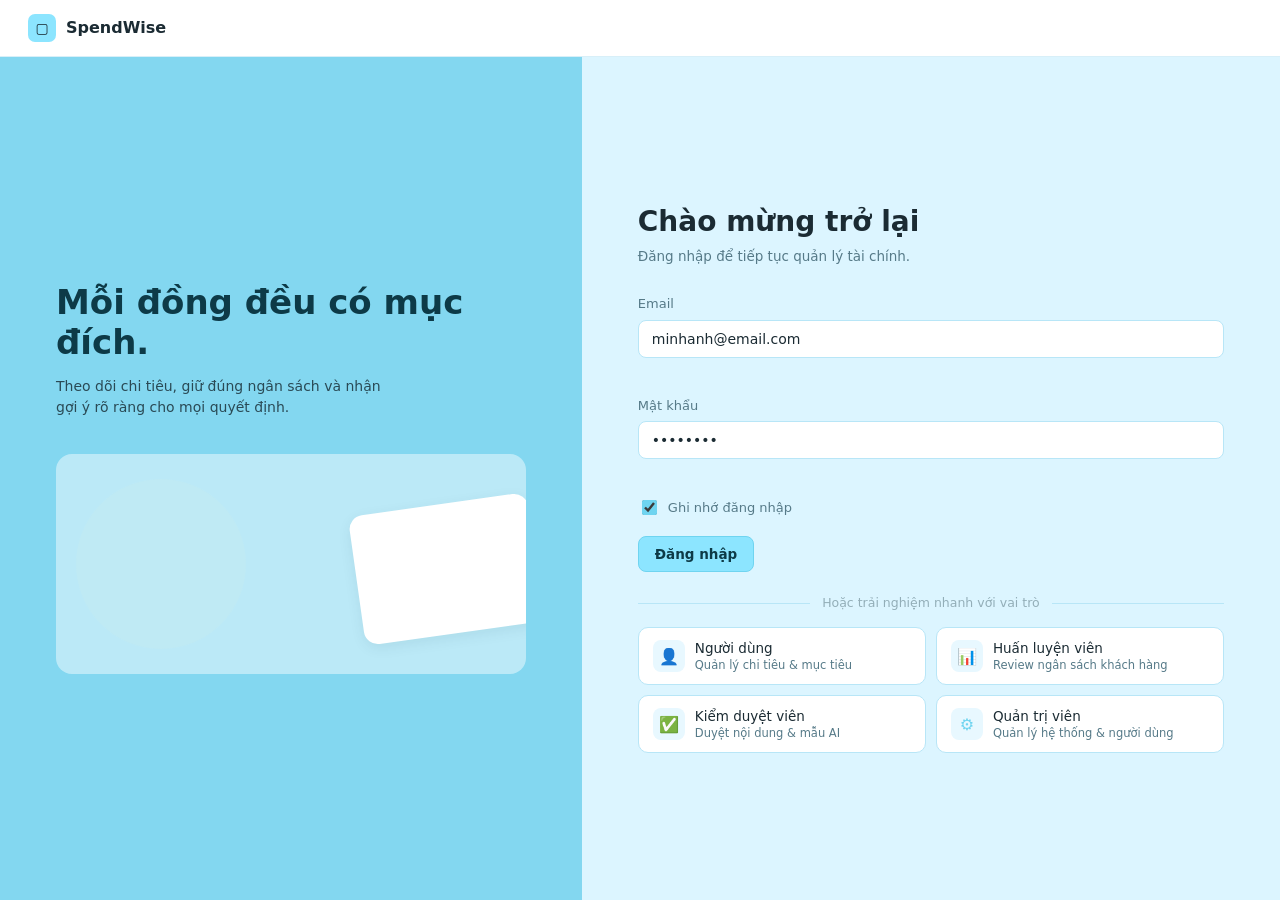
<file: login.html>
<!DOCTYPE html>
<html lang="vi">
<head>
<meta charset="UTF-8">
<meta name="viewport" content="width=device-width,initial-scale=1">
<title>Đăng nhập – SpendWise</title>
<link rel="stylesheet" href="css/base.css">
<link rel="stylesheet" href="css/layout.css">
<link rel="stylesheet" href="css/components.css">
<link rel="stylesheet" href="css/responsive.css">
</head>
<body>
<div class="auth">
  <header class="auth-header">
  <a class="logo" href="login.html"><span class="logo-mark">▢</span> SpendWise</a>
</header>
  <main class="auth-body">
    <section class="auth-panel left" aria-label="Giới thiệu SpendWise">
      <h1>Mỗi đồng đều có mục đích.</h1>
      <p>Theo dõi chi tiêu, giữ đúng ngân sách và nhận gợi ý rõ ràng cho mọi quyết định.</p>
      <div class="auth-illust"></div>
    </section>
    <section class="auth-panel right" aria-label="Form đăng nhập">
      <header>
        <h2>Chào mừng trở lại</h2>
        <p class="sub">Đăng nhập để tiếp tục quản lý tài chính.</p>
      </header>
      <form class="auth-form" id="loginForm" novalidate>
        <div class="field full"><label>Email</label><input type="email" value="minhanh@email.com" data-required><span class="err"></span></div>
        <div class="field full"><label>Mật khẩu</label><input type="password" value="12345678" data-required><span class="err"></span></div>
        <div class="check full"><input type="checkbox" checked id="rem"><label for="rem" style="margin:0">Ghi nhớ đăng nhập</label></div>
        <div class="auth-msg full" id="loginMsg"></div>
        <div class="full"><button class="btn primary" type="submit">Đăng nhập</button></div>
        </form>
      <div class="demo-divider">Hoặc trải nghiệm nhanh với vai trò</div>
      <div class="demo-roles">
        <button type="button" class="demo-role-btn" onclick="demoLogin('user')"><span class="ico">👤</span><span>Người dùng<small>Quản lý chi tiêu & mục tiêu</small></span></button>
        <button type="button" class="demo-role-btn" onclick="demoLogin('coach')"><span class="ico">📊</span><span>Huấn luyện viên<small>Review ngân sách khách hàng</small></span></button>
        <button type="button" class="demo-role-btn" onclick="demoLogin('moderator')"><span class="ico">✅</span><span>Kiểm duyệt viên<small>Duyệt nội dung & mẫu AI</small></span></button>
        <button type="button" class="demo-role-btn" onclick="demoLogin('admin')"><span class="ico">⚙️</span><span>Quản trị viên<small>Quản lý hệ thống & người dùng</small></span></button>
      </div>
    </section>
  </main>

<script src="js/data.js"></script>
<script src="js/core.js"></script>
<script src="js/auth.js"></script>
</body>
</html>
</file>
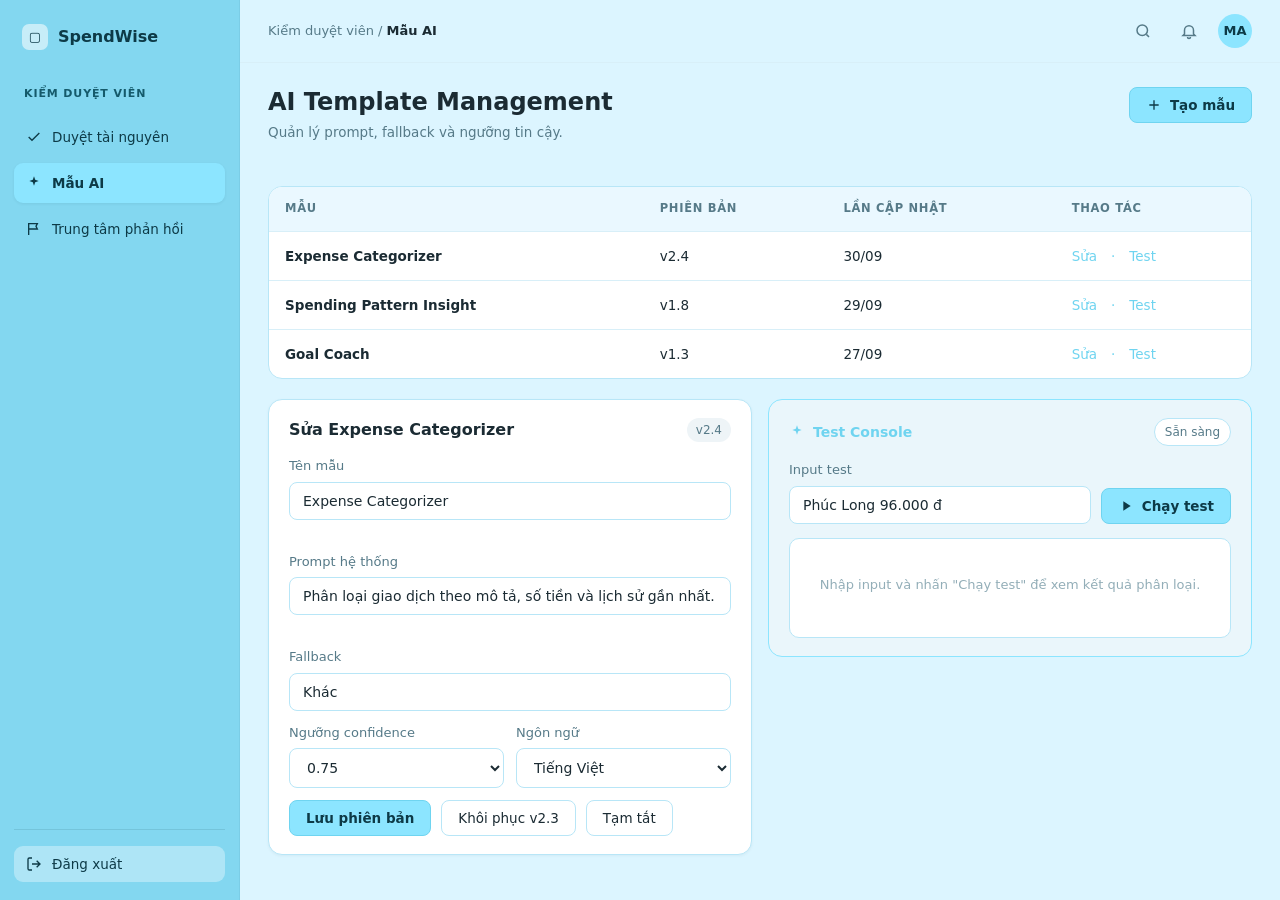
<file: moderator-ai-template-management.html>
<!DOCTYPE html>
<html lang="vi">
<head>
<meta charset="UTF-8">
<meta name="viewport" content="width=device-width,initial-scale=1">
<title>Mẫu AI – SpendWise</title>
<link rel="stylesheet" href="css/base.css">
<link rel="stylesheet" href="css/layout.css">
<link rel="stylesheet" href="css/components.css">
<link rel="stylesheet" href="css/ai.css">
<link rel="stylesheet" href="css/responsive.css">
</head>
<body>
<div id="app-root" data-role="moderator" data-crumbs="Kiểm duyệt viên|Mẫu AI"></div>

<template id="page-content">
  <div style="display:flex;justify-content:space-between;align-items:flex-start;flex-wrap:wrap;gap:12px;margin-bottom:22px">
    <div><h1 class="page-title">AI Template Management</h1><p class="page-sub">Quản lý prompt, fallback và ngưỡng tin cậy.</p></div>
    <button class="btn primary" onclick="toast('Đã tạo mẫu mới (demo)','ok')">
      <svg width="16" height="16" viewBox="0 0 24 24" fill="none" stroke="currentColor" stroke-width="2"><path d="M12 5v14M5 12h14"/></svg>
      Tạo mẫu
    </button>
  </div>

  <div class="table-wrap" style="margin-bottom:20px">
    <table><thead><tr><th>Mẫu</th><th>Phiên bản</th><th>Lần cập nhật</th><th>Thao tác</th></tr></thead>
      <tbody>
      </tbody>
    </table>
  </div>

  <div class="grid g2" style="align-items:start">
    <div class="card">
      <div class="section-title">Sửa Expense Categorizer <span class="badge muted">v2.4</span></div>
      <form id="tplForm" style="display:flex;flex-direction:column;gap:12px">
        <div class="field"><label>Tên mẫu</label><input type="text" value="Expense Categorizer" data-required><span class="err"></span></div>
        <div class="field"><label>Prompt hệ thống</label><input type="text" value="Phân loại giao dịch theo mô tả, số tiền và lịch sử gần nhất." data-required><span class="err"></span></div>
        <div class="field"><label>Fallback</label><input type="text" value="Khác"></div>
        <div style="display:grid;grid-template-columns:1fr 1fr;gap:12px">
          <div class="field"><label>Ngưỡng confidence</label><select><option>0.75</option><option>0.85</option></select></div>
          <div class="field"><label>Ngôn ngữ</label><select><option>Tiếng Việt</option><option>English</option></select></div>
        </div>
        <div style="display:flex;gap:10px;flex-wrap:wrap">
          <button class="btn primary" type="submit">Lưu phiên bản</button>
          <button class="btn" type="button" onclick="toast('Đã khôi phục về v2.3','wr')">Khôi phục v2.3</button>
          <button class="btn" type="button" onclick="toast('Đã tạm tắt mẫu','er')">Tạm tắt</button>
        </div>
      </form>
    </div>

    <div class="test-console">
      <div class="test-console-head">
        <div class="title">
          <svg width="16" height="16" viewBox="0 0 24 24" fill="currentColor"><path d="M12 2l1.8 5.2L19 9l-5.2 1.8L12 16l-1.8-5.2L5 9l5.2-1.8z"/></svg>
          Test Console
        </div>
        <span class="status" id="testStatus">Sẵn sàng</span>
      </div>

      <div class="test-input-row">
        <div class="field">
          <label>Input test</label>
          <input type="text" id="testInput" value="Phúc Long 96.000 đ" placeholder="Nhập mô tả giao dịch...">
        </div>
        <button class="btn primary" id="runTest" type="button">
          <svg width="16" height="16" viewBox="0 0 24 24" fill="currentColor"><path d="M8 5v14l11-7z"/></svg>
          Chạy test
        </button>
      </div>

      <div class="test-output" id="testOutput">
        <div class="placeholder">Nhập input và nhấn "Chạy test" để xem kết quả phân loại.</div>
      </div>
    </div>
  </div>
</template>

<script src="js/data.js"></script>
<script src="js/core.js"></script>
<script src="js/layout.js"></script>
<script src="js/ai.js"></script>
<script src="js/moderator-ai.js"></script>
</body>
</html>
</file>
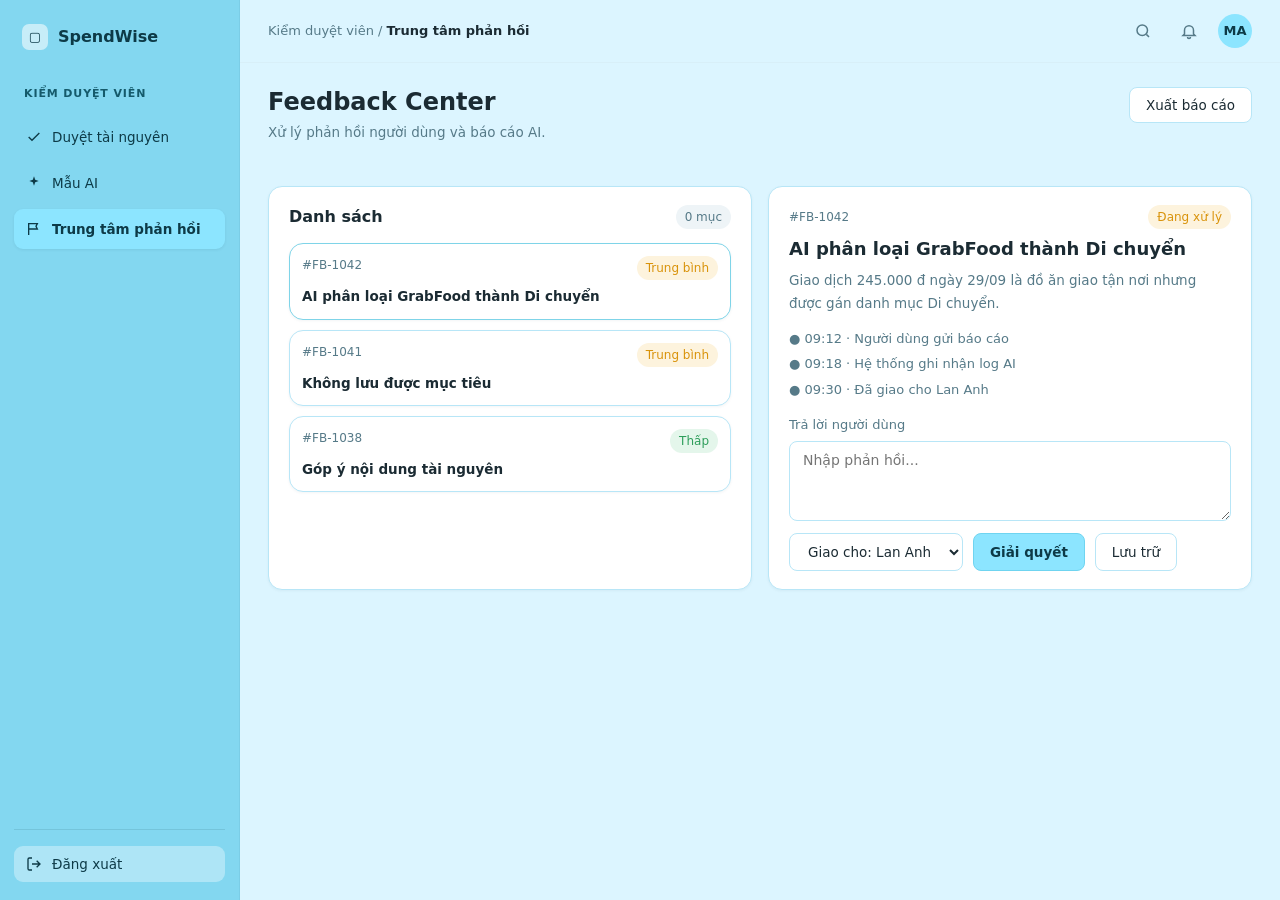
<file: moderator-feedback-center.html>
<!DOCTYPE html>
<html lang="vi">
<head>
<meta charset="UTF-8">
<meta name="viewport" content="width=device-width,initial-scale=1">
<title>Trung tâm phản hồi – SpendWise</title>
<link rel="stylesheet" href="css/base.css">
<link rel="stylesheet" href="css/layout.css">
<link rel="stylesheet" href="css/components.css">
<link rel="stylesheet" href="css/responsive.css">
</head>
<body>
<div id="app-root" data-role="moderator" data-crumbs="Kiểm duyệt viên|Trung tâm phản hồi"></div>

<template id="page-content">
  <div style="display:flex;justify-content:space-between;align-items:flex-start;flex-wrap:wrap;gap:12px;margin-bottom:22px">
    <div><h1 class="page-title">Feedback Center</h1><p class="page-sub">Xử lý phản hồi người dùng và báo cáo AI.</p></div>
    <button class="btn" onclick="toast('Đang xuất báo cáo…','ok')">Xuất báo cáo</button>
  </div>
  <div class="grid g2">
    <div class="card">
      <div class="section-title">Danh sách <span class="badge muted" id="fbCount">0 mục</span></div><div style="display:flex;flex-direction:column;gap:10px" id="fbList"></div>
    </div>
    <div class="card" id="fbDetailPanel">
  <div style="display:flex;justify-content:space-between;align-items:center;margin-bottom:8px">
    <span style="font-size:12px;color:#567a88" id="fbCode"></span>
    <span class="badge wr" id="fbStatus"></span>
      </div>
      <h2 style="font-size:18px;margin-bottom:8px" id="fbTitle"></h2>
      <p style="color:#567a88;font-size:13.5px;line-height:1.7" id="fbDesc"></p>
      <div style="margin-top:14px;font-size:13px;color:#567a88;display:flex;flex-direction:column;gap:6px">
        <div>● 09:12 · Người dùng gửi báo cáo</div>
        <div>● 09:18 · Hệ thống ghi nhận log AI</div>
        <div>● 09:30 · Đã giao cho Lan Anh</div>
      </div>
      <div class="field" style="margin-top:16px"><label>Trả lời người dùng</label><textarea id="fbReply" placeholder="Nhập phản hồi..."></textarea></div>
      <div style="display:flex;gap:10px;margin-top:12px;flex-wrap:wrap">
        <select class="btn" style="padding:9px 14px" onchange="toast('Đã giao cho: '+this.value,'ok')"><option>Giao cho: Lan Anh</option><option>Tôi xử lý</option></select>
        <button class="btn primary" onclick="handleResolveFB()">Giải quyết</button>
        <button class="btn" onclick="toast('Đã lưu trữ phản hồi','wr')">Lưu trữ</button>
      </div>
    </div>
  </div>
</template>

<script src="js/data.js"></script>
<script src="js/core.js"></script>
<script src="js/layout.js"></script>
<script src="js/moderator-feedback.js"></script>
</body>
</html>
</file>
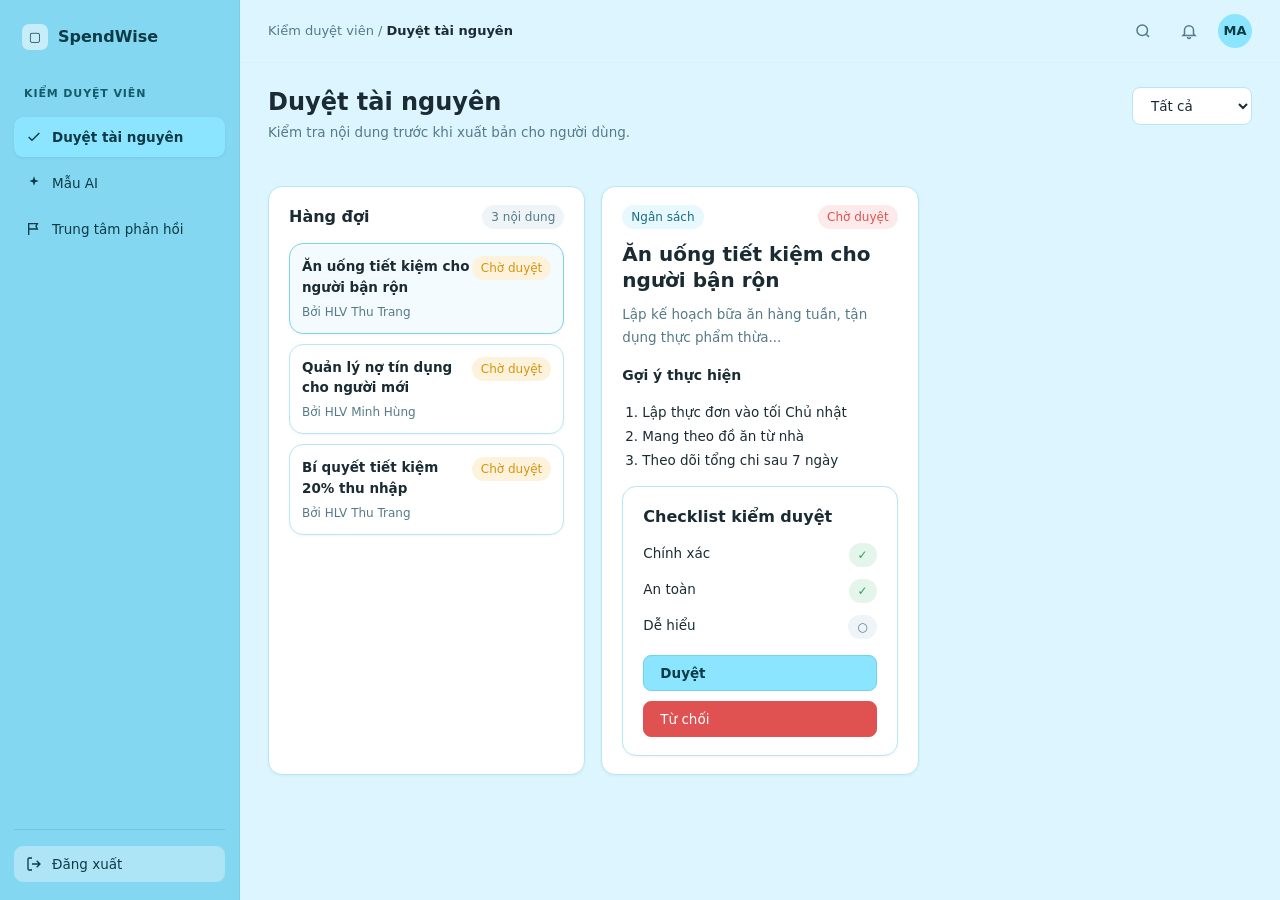
<file: moderator-resource-review.html>
<!DOCTYPE html>
<html lang="vi">
<head>
<meta charset="UTF-8">
<meta name="viewport" content="width=device-width,initial-scale=1">
<title>Duyệt tài nguyên – SpendWise</title>
<link rel="stylesheet" href="css/base.css">
<link rel="stylesheet" href="css/layout.css">
<link rel="stylesheet" href="css/components.css">
<link rel="stylesheet" href="css/responsive.css">
</head>
<body>
<div id="app-root" data-role="moderator" data-crumbs="Kiểm duyệt viên|Duyệt tài nguyên"></div>

<template id="page-content">
  <div style="display:flex;justify-content:space-between;align-items:flex-start;flex-wrap:wrap;gap:12px;margin-bottom:22px">
    <div><h1 class="page-title">Duyệt tài nguyên</h1><p class="page-sub">Kiểm tra nội dung trước khi xuất bản cho người dùng.</p></div>
    <select class="btn" id="rvFilter" style="padding:9px 14px" onchange="window.filterModQueue(this.value)">
        <option value="all">Tất cả</option>
        <option value="pending">Chờ duyệt</option>
        <option value="approved">Đã duyệt</option>
        <option value="rejected">Từ chối</option>
    </select>
  </div>
  <div class="grid g3" style="margin-bottom:20px">
    <div class="card">
<div class="section-title">Hàng đợi <span class="badge muted" id="queueCount">0 nội dung</span></div>      <div style="display:flex;flex-direction:column;gap:10px" id="modQueue"></div>
    </div>
    <div class="card">
      <span class="badge info">Ngân sách</span><span class="badge er" style="float:right">Chờ duyệt</span>
      <h2 style="font-size:20px;margin:12px 0 10px" id="rvTitle"></h2>
      <p style="color:#567a88;font-size:13.5px;line-height:1.7" id="rvBody"></p>
      <div style="margin-top:16px">
        <div style="font-weight:600;margin-bottom:8px">Gợi ý thực hiện</div>
        <ol id="rvSteps" style="padding-left:20px;line-height:1.8;font-size:13.5px">
        </ol>
      </div>
      <div class="card">
      <div class="section-title">Checklist kiểm duyệt</div>
      <ul style="display:flex;flex-direction:column;gap:12px;font-size:13.5px;margin-bottom:16px">
        <li style="display:flex;justify-content:space-between">Chính xác <span class="badge ok">✓</span></li>
        <li style="display:flex;justify-content:space-between">An toàn <span class="badge ok">✓</span></li>
        <li style="display:flex;justify-content:space-between">Dễ hiểu <span class="badge muted">○</span></li>
      </ul>
      <div id="rvActionButtons" style="display:flex;flex-direction:column;gap:10px">
        <button class="btn primary" onclick="window.handleModAction('approved')">Duyệt</button>
        <button class="btn danger" onclick="window.handleModAction('rejected')">Từ chối</button>
      </div>    
    </div>
  </div>
</template>

<script src="js/data.js"></script>
<script src="js/core.js"></script>
<script src="js/layout.js"></script>
<script src="js/moderator-review.js"></script>
</body>
</html>
</file>
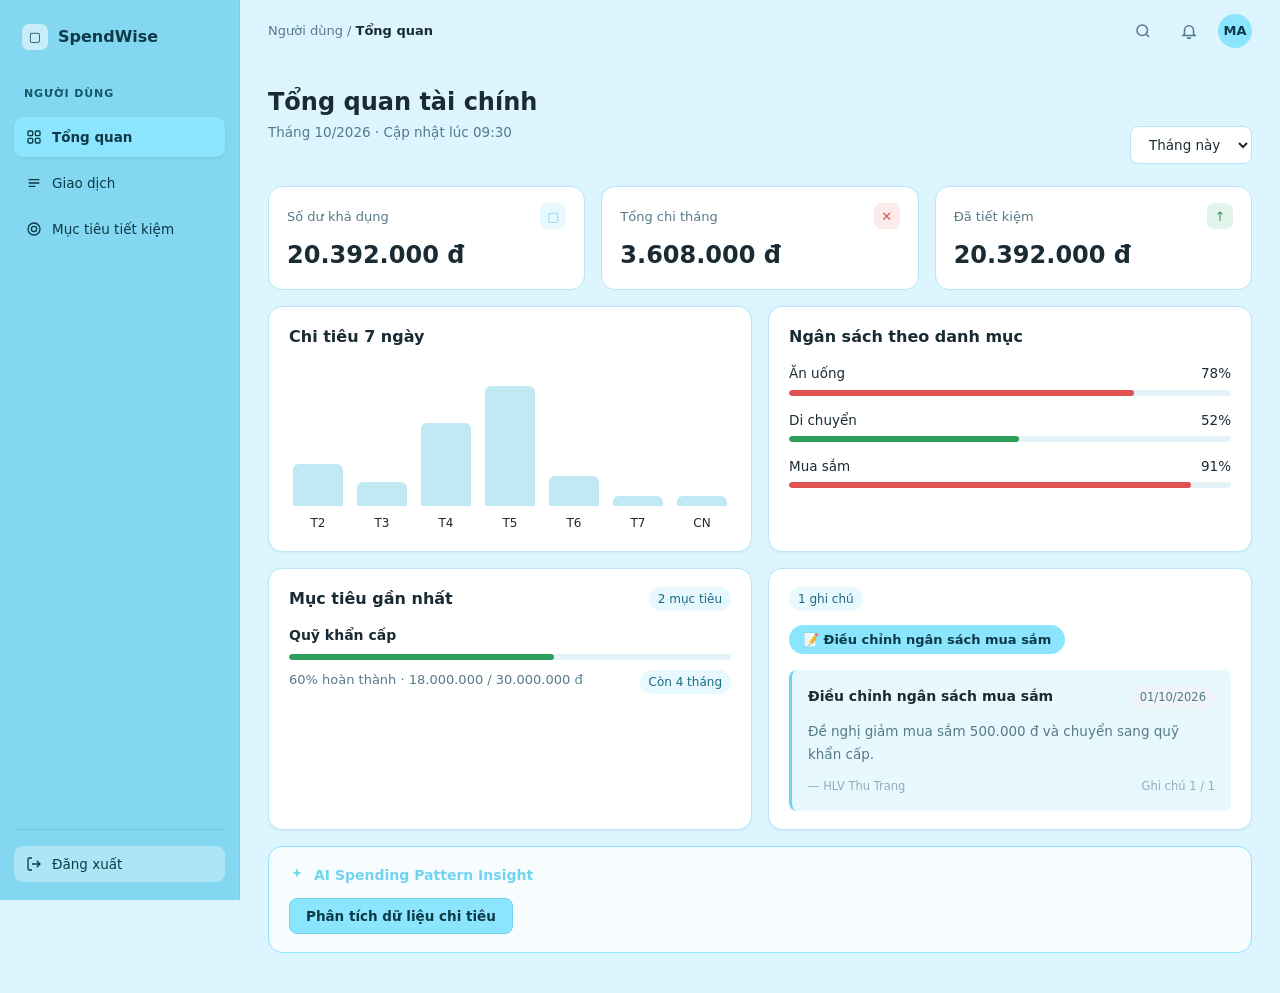
<file: user-finance-dashboard.html>
<!DOCTYPE html>
<html lang="vi">
<head>
<meta charset="UTF-8">
<meta name="viewport" content="width=device-width,initial-scale=1">
<title>Tổng quan – SpendWise</title>
<link rel="stylesheet" href="css/base.css">
<link rel="stylesheet" href="css/layout.css">
<link rel="stylesheet" href="css/components.css">
<link rel="stylesheet" href="css/ai.css">
<link rel="stylesheet" href="css/responsive.css">
</head>
<body>

<div id="app-root" data-role="user" data-crumbs="Người dùng|Tổng quan"></div>

<template id="page-content">
  <div style="display:flex;justify-content:space-between;align-items:flex-end;flex-wrap:wrap;gap:14px;margin-bottom:22px">
    <div>
      <h1 class="page-title">Tổng quan tài chính</h1>
      <p class="page-sub">Tháng 10/2026 · Cập nhật lúc 09:30</p>
    </div>
    <select class="btn" style="padding:9px 14px" onchange="toast('Đã đổi kỳ: '+this.value,'ok')">
      <option>Tháng này</option><option>Quý này</option><option>Năm nay</option>
    </select>
  </div>

<section class="grid g3" style="margin-bottom:16px" aria-label="Chỉ số tổng quan">
    <article class="stat">
      <div class="label">Số dư khả dụng <span class="badge-icon">▢</span></div>
      <div class="value" id="kpiBalance">0 đ</div>
    </article>
    <article class="stat">
      <div class="label">Tổng chi tháng <span class="badge-icon" style="background:#fdeaea;color:#e05252">✕</span></div>
      <div class="value" id="kpiTotalSpent">0 đ</div>
    </article>
    <article class="stat">
      <div class="label">Đã tiết kiệm <span class="badge-icon" style="background:#e4f6eb;color:#2e9e5b">↑</span></div>
      <div class="value" id="kpiSaved">0 đ</div>
    </article>
  </section>

  <div class="grid g2" style="margin-bottom:16px">
  <section class="card" aria-label="Biểu đồ chi tiêu 7 ngày">
    <header class="section-title">Chi tiêu 7 ngày</header>
    <div id="chart7Days" style="display:flex;align-items:flex-end;gap:14px;height:170px;padding:6px 4px 0">
    </div>
  </section>    
    <section class="card" aria-label="Ngân sách theo danh mục">
      <header class="section-title">Ngân sách theo danh mục</header>
      <div style="display:flex;flex-direction:column;gap:14px">
        <div><div style="display:flex;justify-content:space-between;font-size:13.5px;margin-bottom:6px"><span>Ăn uống</span><span>78%</span></div><div class="progress"><div class="bar er" style="width:78%"></div></div></div>
        <div><div style="display:flex;justify-content:space-between;font-size:13.5px;margin-bottom:6px"><span>Di chuyển</span><span>52%</span></div><div class="progress"><div class="bar ok" style="width:52%"></div></div></div>
        <div><div style="display:flex;justify-content:space-between;font-size:13.5px;margin-bottom:6px"><span>Mua sắm</span><span>91%</span></div><div class="progress"><div class="bar er" style="width:91%"></div></div></div>
      </div>
    </section>
  </div>

    <div class="grid g2" style="margin-bottom:16px">
  <section class="card" aria-label="Mục tiêu tài chính">
    <header class="section-title">Mục tiêu gần nhất <span class="badge info">2 mục tiêu</span></header>
    <div style="font-weight:600;margin-bottom:8px">Quỹ khẩn cấp</div>
    <div class="progress" style="margin-bottom:10px"><div class="bar ok" style="width:60%"></div></div>
    <div style="display:flex;justify-content:space-between;font-size:13px;color:#567a88">
      <span>60% hoàn thành · 18.000.000 / 30.000.000 đ</span>
      <span class="badge info">Còn 4 tháng</span>
    </div>
  </section>

  <section class="card" aria-label="Ghi chú từ huấn luyện viên">
    <div class="section-title">
      <span class="badge info" id="coachNoteCount">0 ghi chú</span>
    </div>
    <nav class="tabs" id="coachNoteTabs" role="tablist" aria-label="Danh sách ghi chú"></nav>

    <div id="coachNoteBody" role="tabpanel"></div>
  </section>    </div>
  <section class="ai-panel" aria-label="Phân tích chi tiêu bằng AI">
    <div class="ai-head">
      <svg width="16" height="16" viewBox="0 0 24 24" fill="currentColor"><path d="M12 2l1.8 5.2L19 9l-5.2 1.8L12 16l-1.8-5.2L5 9l5.2-1.8z"/></svg>
      AI Spending Pattern Insight
    </div>
    <div id="aiDashBody">
      <button class="btn primary" id="runInsight" type="button">Phân tích dữ liệu chi tiêu</button>
    </div>
  </section>
</template>

<script src="js/data.js"></script>
<script src="js/core.js"></script>
<script src="js/layout.js"></script>
<script src="js/ai.js"></script>
<script src="js/user-dashboard.js"></script>
</body>
</html>
</file>
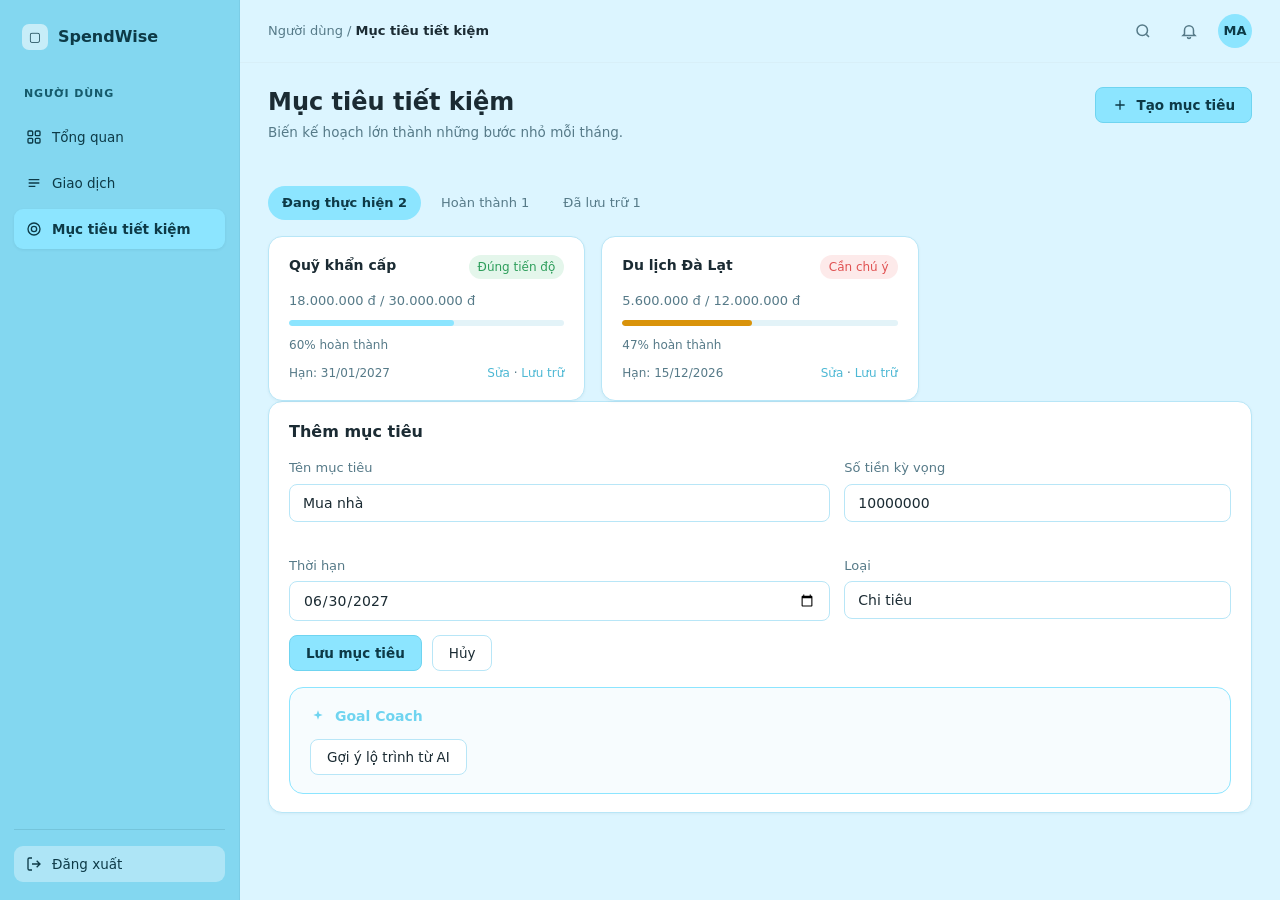
<file: user-saving-goals.html>
<!DOCTYPE html>
<html lang="vi">
<head>
<meta charset="UTF-8">
<meta name="viewport" content="width=device-width,initial-scale=1">
<title>Mục tiêu tiết kiệm – SpendWise</title>
<link rel="stylesheet" href="css/base.css">
<link rel="stylesheet" href="css/layout.css">
<link rel="stylesheet" href="css/components.css">
<link rel="stylesheet" href="css/ai.css">
<link rel="stylesheet" href="css/responsive.css">
</head>
<body>

<div id="app-root" data-role="user" data-crumbs="Người dùng|Mục tiêu tiết kiệm"></div>

<template id="page-content">
  <div style="display:flex;justify-content:space-between;align-items:flex-start;flex-wrap:wrap;gap:12px;margin-bottom:22px">
    <div><h1 class="page-title">Mục tiêu tiết kiệm</h1><p class="page-sub">Biến kế hoạch lớn thành những bước nhỏ mỗi tháng.</p></div>
    <button class="btn primary" onclick="document.getElementById('newGoal').scrollIntoView({behavior:'smooth'});toast('Cuộn tới form tạo mục tiêu','wr')">
      <svg width="16" height="16" viewBox="0 0 24 24" fill="none" stroke="currentColor" stroke-width="2"><path d="M12 5v14M5 12h14"/></svg>
      Tạo mục tiêu
    </button>
  </div>
  <nav class="tabs" id="goalTabs">
    <div class="tab active" data-grp="active">Đang thực hiện 2</div>
    <div class="tab" data-grp="done">Hoàn thành 1</div>
    <div class="tab" data-grp="arc">Đã lưu trữ 1</div>
  </nav>

  <section class="grid g3" id="goalList" aria-label="Danh sách mục tiêu"></section>  
  <section class="card" id="newGoal">
    <header class="section-title">Thêm mục tiêu</header>
    <form id="goalForm" style="display:grid;grid-template-columns:1.4fr 1fr;gap:14px">
      <div class="field"><label>Tên mục tiêu</label><input type="text" id="gName" value="Mua nhà" data-required><span class="err"></span></div>
      <div class="field"><label>Số tiền kỳ vọng</label><input type="text" id="gAmt" value="10000000" data-required><span class="err"></span></div>
      <div class="field"><label>Thời hạn</label><input type="date" id="gDeadline" value="2027-06-30"></div>
      <div class="field"><label>Loại</label><input type="text" id="gType" value="Chi tiêu"></div>
      <div style="grid-column:1/-1;display:flex;gap:10px">
        <button class="btn primary" type="submit">Lưu mục tiêu</button>
        <button class="btn" type="button" onclick="toast('Đã hủy','wr')">Hủy</button>
      </div>
    </form>
    <div class="ai-panel">
      <div class="ai-head">
        <svg width="16" height="16" viewBox="0 0 24 24" fill="currentColor"><path d="M12 2l1.8 5.2L19 9l-5.2 1.8L12 16l-1.8-5.2L5 9l5.2-1.8z"/></svg>
        Goal Coach
      </div>
      <div id="aiGoalBody"><button class="btn" type="button" id="runGoal">Gợi ý lộ trình từ AI</button></div>
    </div>
  </section>
</template>

<script src="js/data.js"></script>
<script src="js/core.js"></script>
<script src="js/layout.js"></script>
<script src="js/ai.js"></script>
<script src="js/user-goals.js"></script>
</body>
</html>
</file>
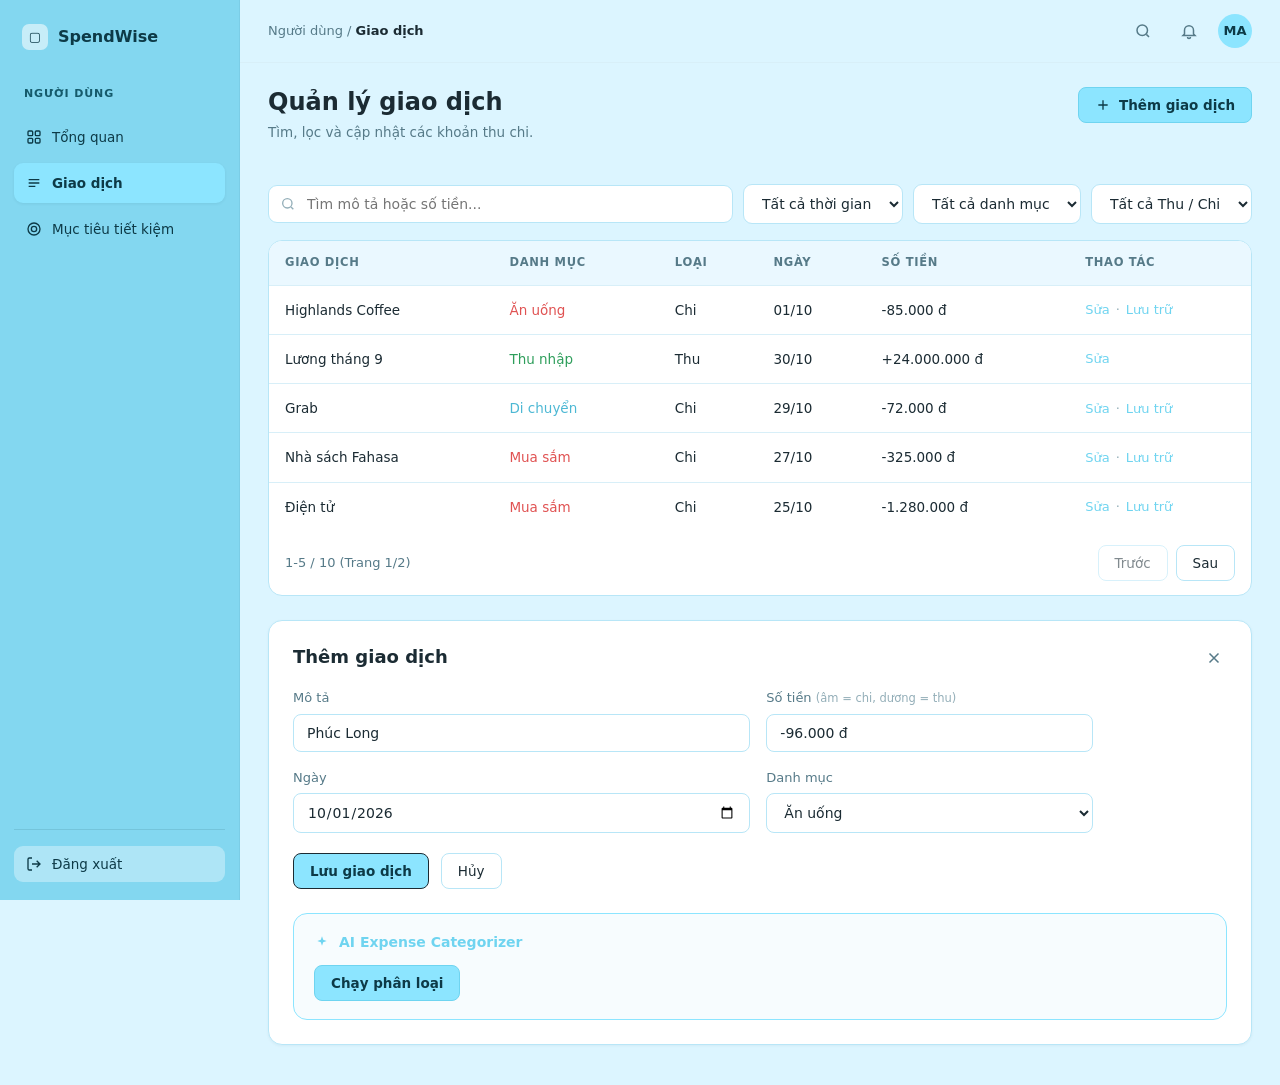
<file: user-transaction-management.html>
<!DOCTYPE html>
<html lang="vi">
<head>
<meta charset="UTF-8">
<meta name="viewport" content="width=device-width,initial-scale=1">
<title>Quản lý giao dịch – SpendWise</title>
<link rel="stylesheet" href="css/base.css">
<link rel="stylesheet" href="css/layout.css">
<link rel="stylesheet" href="css/components.css">
<link rel="stylesheet" href="css/ai.css">
<link rel="stylesheet" href="css/responsive.css">
</head>
<body>

<div id="app-root" data-role="user" data-crumbs="Người dùng|Giao dịch"></div>

<template id="page-content">
  <div style="display:flex;justify-content:space-between;align-items:flex-start;flex-wrap:wrap;gap:12px;margin-bottom:20px">
    <div>
      <h1 class="page-title">Quản lý giao dịch</h1>
      <p class="page-sub">Tìm, lọc và cập nhật các khoản thu chi.</p>
    </div>
    <button class="btn primary" onclick="document.getElementById('addForm').scrollIntoView({behavior:'smooth'})">
      <svg width="16" height="16" viewBox="0 0 24 24" fill="none" stroke="currentColor" stroke-width="2"><path d="M12 5v14M5 12h14"/></svg>
      Thêm giao dịch
    </button>
  </div>

  <section class="toolbar" aria-label="Bộ lọc giao dịch">
    <div class="search">
      <svg width="16" height="16" viewBox="0 0 24 24" fill="none" stroke="currentColor" stroke-width="2"><circle cx="11" cy="11" r="7"/><path d="M20 20l-3.5-3.5"/></svg>
      <input type="text" id="txQ" placeholder="Tìm mô tả hoặc số tiền..." aria-label="Tìm kiếm giao dịch">
    </div>
    <select id="txDateRange" onchange="renderTx()" aria-label="Lọc theo thời gian">
      <option value="all" selected>Tất cả thời gian</option>
      <option value="2026-10">Tháng 10/2026</option>
      <option value="2026-09">Tháng 9/2026</option>
      <option value="2026-08">Tháng 8/2026</option>
    </select>
    <select id="txCat" onchange="renderTx()" aria-label="Lọc theo danh mục">
      <option value="">Tất cả danh mục</option>
      <option>Ăn uống</option><option>Di chuyển</option><option>Mua sắm</option>
      <option>Giải trí</option><option>Hoá đơn</option><option>Thu nhập</option>
    </select>
    <select id="txType" onchange="renderTx()" aria-label="Lọc theo loại giao dịch">
      <option value="">Tất cả Thu / Chi</option>
      <option value="in">Thu</option>
      <option value="out">Chi</option>
    </select>
  </section>

  <section class="table-wrap" style="margin-bottom:24px" aria-label="Bảng giao dịch">
    <table id="txTable">
      <thead>
        <tr>
          <th>Giao dịch</th>
          <th>Danh mục</th>
          <th>Loại</th>
          <th>Ngày</th>
          <th>Số tiền</th>
          <th>Thao tác</th>
        </tr>
      </thead>
      <tbody></tbody>
    </table>
    <div style="display:flex;justify-content:space-between;align-items:center;padding:14px 16px;color:var(--tx2);font-size:13px">
      <span id="txCount">0-0 / 0</span>
      <div style="display:flex;gap:8px" id="txPager">
      </div>
    </div>  
  </section>

  <section class="card" id="addForm" style="padding:24px; position:relative;">
    <button class="icon-btn" style="position:absolute;top:20px;right:20px" onclick="window.scrollTo({top:0,behavior:'smooth'})">
      <svg width="18" height="18" viewBox="0 0 24 24" fill="none" stroke="currentColor" stroke-width="2"><path d="M6 6l12 12M18 6L6 18"/></svg>
    </button>
    <header>
      <h2 style="font-size:18px;font-weight:600;margin-bottom:20px">Thêm giao dịch</h2>
    </header>

    <form id="txForm" style="display:grid;grid-template-columns: 1.4fr 1fr; gap:16px; max-width:800px;">
      <div class="field">
        <label>Mô tả</label>
        <input type="text" id="txDesc" value="Phúc Long" data-required>
      </div>
      <div class="field">
        <label>Số tiền <span style="color:var(--tx3);font-weight:400;font-size:11.5px">(âm = chi, dương = thu)</span></label>
        <input type="text" id="txAmt" value="-96.000 đ" data-required>
      </div>
      <div class="field">
        <label>Ngày</label>
        <input type="date" id="txDate" value="2026-10-01">
      </div>
      <div class="field">
        <label>Danh mục</label>
        <select id="txCategory">
          <option>Ăn uống</option>
          <option>Di chuyển</option>
          <option>Mua sắm</option>
          <option>Giải trí</option>
          <option>Hoá đơn</option>
          <option>Thu nhập</option>
          <option>Khác</option>
        </select>
      </div>
    </form>

    <div style="display:flex;gap:12px;margin-top:20px">
      <button class="btn primary" id="saveTx" type="button" style="border:1px solid #1b2b33; font-weight:600;">Lưu giao dịch</button>
      <button class="btn" type="button" onclick="resetForm()">Hủy</button>
    </div>

    <div class="ai-panel" style="margin-top:24px">
      <div class="ai-head">
        <svg width="16" height="16" viewBox="0 0 24 24" fill="currentColor"><path d="M12 2l1.8 5.2L19 9l-5.2 1.8L12 16l-1.8-5.2L5 9l5.2-1.8z"/></svg>
        AI Expense Categorizer
      </div>
      <div id="aiCatBody">
          <button class="btn primary" type="button" id="runCategorize">Chạy phân loại</button>
      </div>
    </div>
  </section>

</template>

<script src="js/data.js"></script>
<script src="js/core.js"></script>
<script src="js/layout.js"></script>
<script src="js/ai.js"></script>
<script src="js/user-transactions.js"></script>
</body>
</html>
</file>
<file: css/base.css>
*,*::before,*::after{box-sizing:border-box}
html,body{margin:0;padding:0}
body{
  font-family:'Inter','Segoe UI',system-ui,-apple-system,Roboto,sans-serif;
  font-size:14px;line-height:1.5;color:#1b2b33;background:#dcf5ff;
  -webkit-font-smoothing:antialiased;
}
a{color:inherit;text-decoration:none;cursor:pointer}
button{font-family:inherit;cursor:pointer;border:none;background:none;color:inherit}
input,select,textarea{font-family:inherit;font-size:14px;color:inherit}
h1,h2,h3,h4,h5{font-weight:600;line-height:1.3;margin:0}
p{margin:0}
ul{margin:0;padding:0;list-style:none}

/* ============ TOKENS ============ */
:root{
  /* ---------- SIDEBAR ---------- */
  --sb:      #83d7f0;         /* nền sidebar (phẳng) */
  --sb-hover:rgba(255,255,255,.45);
  --sb-active:#8ce5ff;        /* nav item được chọn */
  --sb-tx:   #0d3a47;         /* text trên sidebar */
  --sb-label:#155a6b;         /* nhãn role-label */

  /* ---------- NỀN & BỀ MẶT ---------- */
  --main:    #dcf5ff;         /* nền trang */
  --card:    #ffffff;         /* nền card */
  --card-soft:#eaf8ff;        /* nền card phụ / table header */
  --bd:      #b8e6f7;         /* viền chính */
  --bd-soft: #d8eff8;         /* viền nhạt */

  /* ---------- PRIMARY (cyan) ---------- */
  --pri:     #8ce5ff;         /* nút primary, badge info */
  --pri-d:   #6fd4f0;         /* hover đậm hơn */
  --pri-s:   #e8f8ff;         /* nền cyan siêu nhạt */

  /* ---------- TEXT ---------- */
  --tx:      #1b2b33;
  --tx2:     #567a88;
  --tx3:     #93aeb8;

  /* ---------- TRẠNG THÁI ---------- */
  --ok:      #2e9e5b;  --ok-bg:  #e4f6eb;
  --er:      #e05252;  --er-bg:  #fdeaea;
  --wr:      #d9930b;  --wr-bg:  #fdf3dd;
  --pu:      #9b59b6;  --pu-bg:  #f0e6f5;
  --or:      #f39c12;  --or-bg:  #fdf3dd;

  --rl:      14px;
  --sh:      0 1px 3px rgba(13,58,71,.05);
}

/* ============ TYPO ============ */
.page-title{font-size:24px;font-weight:600;color:var(--tx);margin-bottom:4px}
.page-sub{color:var(--tx2);font-size:13.5px;margin-bottom:22px}
.section-title{font-size:16px;font-weight:600;margin-bottom:14px;display:flex;justify-content:space-between;align-items:center}

/* ============ GRID ============ */
.grid{display:grid;gap:16px}
.g2{grid-template-columns:1fr 1fr}
.g3{grid-template-columns:repeat(3,1fr)}
.g4{grid-template-columns:repeat(4,1fr)}
</file>
<file: css/layout.css>
/* ============ AUTH SHELL ============ */
.auth{min-height:100vh;display:flex;flex-direction:column;background:var(--main)}
.auth-header{
  display:flex;align-items:center;justify-content:space-between;
  padding:14px 28px;
  background:#fff;
  border-bottom:1px solid var(--bd-soft);
}
.auth-header .logo{display:flex;align-items:center;gap:10px;font-weight:600;font-size:16px}
.auth-header .logo .logo-mark{width:28px;height:28px;background:var(--pri);border-radius:7px;display:grid;place-items:center;color:#1b2b33;font-size:14px}
.auth-header .auth-actions{display:flex;gap:10px}
.auth-body{flex:1;display:grid;grid-template-columns:1fr 1.2fr}
.auth-panel{padding:48px 56px;display:flex;flex-direction:column;justify-content:center}
.auth-panel.left{
  background:var(--sb);              
  color:var(--sb-tx);
}
.auth-panel.left h1{font-size:34px;font-weight:600;margin-bottom:14px;line-height:1.15}
.auth-panel.left p{font-size:14px;color:#2a4a55;max-width:340px}
.auth-illust{
  margin-top:36px;
  background:rgba(255,255,255,.45);
  border-radius:16px;height:220px;
  position:relative;overflow:hidden;
}
.auth-illust::before{
  content:"";position:absolute;
  width:170px;height:170px;border-radius:50%;
  background:#bfeaf4;left:20px;top:25px;
}
.auth-illust::after{
  content:"";position:absolute;
  width:180px;height:130px;background:#fff;border-radius:14px;
  right:-10px;top:50px;transform:rotate(-8deg);
  box-shadow:0 4px 14px rgba(13,58,71,.08);
}
.auth-panel.right{background:var(--main)}
.auth-panel.right h2{font-size:28px;margin-bottom:6px}
.auth-panel.right .sub{color:var(--tx2);margin-bottom:28px;font-size:13.5px}

/* ============ APP SHELL ============ */
.app{display:flex;min-height:100vh;background:var(--main)}
/* Nền sidebar — bỏ gradient, dùng màu phẳng */
.sidebar{
  width:240px;
  background:var(--sb);              
  padding:18px 14px;
  flex-shrink:0;
  display:flex;flex-direction:column;gap:8px;
  position:sticky;top:0;height:100vh;overflow-y:auto;
  border-right:1px solid rgba(13,58,71,.06);
}

.sidebar .brand{
  display:flex;align-items:center;gap:10px;
  padding:6px 8px 16px;
  font-weight:600;font-size:16px;
  color:var(--sb-tx);               
}
.sidebar .brand .logo-mark{
  width:26px;height:26px;
  background:rgba(255,255,255,.55);
  border-radius:7px;
  display:grid;place-items:center;
  font-size:13px;color:var(--sb-tx);
}

.sidebar .role-label{
  font-size:11px;font-weight:700;letter-spacing:.08em;
  color:var(--sb-label);
  padding:12px 10px 6px;text-transform:uppercase;
}

.sidebar .nav{display:flex;flex-direction:column;gap:6px;flex:1}

.sidebar .nav-item{
  display:flex;align-items:center;gap:10px;
  padding:10px 12px;border-radius:9px;
  font-size:13.5px;color:var(--sb-tx);
  transition:.15s;font-weight:500;cursor:pointer;
}
.sidebar .nav-item:hover{background:var(--sb-hover)}

.sidebar .nav-item.active{
  background:var(--sb-active);       
  font-weight:600;
  box-shadow:0 1px 3px rgba(13,58,71,.08);
}

.sidebar .logout-wrap{
  margin-top:auto;
  padding-top:16px;
  border-top:1px solid rgba(13,58,71,.12);
}
.logout-btn{
  display:flex;align-items:center;gap:10px;
  padding:10px 12px;border-radius:9px;
  font-size:13.5px;font-weight:500;color:var(--sb-tx);
  width:100%;text-align:left;transition:.15s;
  background:rgba(255,255,255,.35);
}
.logout-btn:hover{background:rgba(255,80,80,.18);color:#a01f1f}

.main{flex:1;min-width:0;display:flex;flex-direction:column}

/* ---------- Topbar — cùng nền với trang ---------- */
.topbar{
  display:flex;align-items:center;justify-content:space-between;
  padding:14px 28px;
  background:var(--main);            
  border-bottom:1px solid var(--bd-soft);
}
.crumb{font-size:13px;color:var(--tx2)}
.crumb b{color:var(--tx);font-weight:600}
.topbar .actions{display:flex;align-items:center;gap:12px}

.icon-btn{width:34px;height:34px;border-radius:50%;display:grid;place-items:center;color:var(--tx2);transition:.15s;position:relative}
.icon-btn:hover{background:var(--pri-s);color:var(--pri-d)}
.avatar{
  width:34px;height:34px;border-radius:50%;
  background:var(--pri);             
  color:var(--sb-tx);
  display:grid;place-items:center;
  font-weight:600;font-size:13px;flex-shrink:0;
}
.avatar.lg{width:100px;height:100px;font-size:32px;margin:0 auto}
.content{padding:24px 28px 40px;flex:1}

/* ============ 404 ============ */
.page-404{min-height:100vh;background:#eaf6fb;display:flex;flex-direction:column}
.page-404 .top{display:flex;justify-content:space-between;align-items:center;padding:14px 28px}
.page-404 .center{flex:1;display:flex;flex-direction:column;align-items:center;justify-content:center;text-align:center;padding:20px}
.page-404 .big{width:200px;height:170px;background:linear-gradient(160deg,#a9e3ef,#7fd4e8);border-radius:20px;position:relative;margin-bottom:24px;overflow:hidden}
.page-404 .big::before{content:"404";position:absolute;inset:0;display:grid;place-items:center;font-size:52px;font-weight:700;color:#1b2b33}
.page-404 .big::after{content:"";position:absolute;width:80px;height:80px;background:#fff;border-radius:14px;right:10px;top:20px;transform:rotate(-10deg)}
.page-404 h1{font-size:26px;margin-bottom:10px}
.page-404 p{color:var(--tx2);max-width:420px;margin-bottom:20px}
</file>
<file: css/components.css>
.btn {
  display: inline-flex;
  align-items: center;
  gap: 8px;
  padding: 9px 16px;
  border-radius: 8px;
  font-size: 13.5px;
  font-weight: 500;
  border: 1px solid var(--bd);
  background: #fff;
  color: var(--tx);
  transition: .15s;
  white-space: nowrap;
  cursor: pointer;
}

.btn:hover {
  background: var(--pri-s);
  border-color: var(--pri)
}

.btn.primary {
  background: var(--pri);
  /* ✅ #8ce5ff */
  border-color: var(--pri-d);
  color: var(--sb-tx);
  font-weight: 600;
}

.btn.primary:hover {
  background: var(--pri-d);
  border-color: var(--pri-d);
}

.btn.dark {
  background: #1b2b33;
  border-color: #1b2b33;
  color: #fff
}

.btn.dark:hover {
  background: #000
}

.btn.danger {
  background: var(--er);
  border-color: var(--er);
  color: #fff
}

.btn.danger:hover {
  background: #c94646
}

.btn.ghost {
  border-color: transparent;
  background: transparent
}

.btn.ghost:hover {
  background: var(--pri-s)
}

.btn:disabled {
  opacity: .55;
  cursor: not-allowed
}

/* ============ CARDS ============ */
.card {
  background: var(--card);
  border: 1px solid var(--bd);
  border-radius: var(--rl);
  padding: 18px 20px;
  box-shadow: var(--sh);
}

/* ---------- Stat card ---------- */
.stat {
  background: var(--card);
  border: 1px solid var(--bd);
  border-radius: var(--rl);
  padding: 16px 18px;
  display: flex;
  flex-direction: column;
  gap: 8px;
}

.stat .label {
  color: var(--tx2);
  font-size: 13px;
  display: flex;
  justify-content: space-between;
  align-items: center
}

.stat .label .badge-icon {
  width: 26px;
  height: 26px;
  border-radius: 7px;
  display: grid;
  place-items: center;
  background: var(--pri-s);
  color: var(--pri-d)
}

.stat .value {
  font-size: 24px;
  font-weight: 600;
  color: var(--tx)
}

.stat .delta {
  font-size: 12.5px;
  color: var(--tx2)
}

.stat .delta.up {
  color: var(--ok)
}

.stat .delta.down {
  color: var(--er)
}

/* ============ BADGES ============ */
.badge {
  display: inline-flex;
  align-items: center;
  gap: 5px;
  padding: 3px 9px;
  border-radius: 20px;
  font-size: 12px;
  font-weight: 500;
  white-space: nowrap
}

.badge.ok {
  background: var(--ok-bg);
  color: var(--ok)
}

.badge.er {
  background: var(--er-bg);
  color: var(--er)
}

.badge.wr {
  background: var(--wr-bg);
  color: var(--wr)
}

.badge.info {
  background: var(--pri-s);
  color: #1b6b83
}

.badge.muted {
  background: #eef4f7;
  color: var(--tx2)
}

.badge.pu {
  background: var(--pu-bg);
  color: var(--pu)
}

.badge.or {
  background: var(--or-bg);
  color: var(--or)
}

/* ============ TABLE ============ */
.table-wrap {
  background: var(--card);
  border: 1px solid var(--bd);
  border-radius: var(--rl);
  overflow-x: auto;
}

table {
  width: 100%;
  border-collapse: collapse;
  font-size: 13.5px
}

th {
  text-align: left;
  padding: 13px 16px;
  font-size: 11.5px;
  letter-spacing: .06em;
  text-transform: uppercase;
  color: var(--tx2);
  font-weight: 600;
  background: var(--card-soft);
  /* ✅ #eaf8ff */
  border-bottom: 1px solid var(--bd-soft);
}

td {
  padding: 14px 16px;
  border-bottom: 1px solid var(--bd-soft);
  color: var(--tx)
}

tr:last-child td {
  border-bottom: none
}

tr:hover td {
  background: #f4fbff
}

/* ✅ hover rất nhạt */
td .row-actions {
  display: flex;
  gap: 14px;
  color: var(--pri-d);
  font-weight: 500
}

td .row-actions a {
  cursor: pointer
}

td .row-actions a:hover {
  text-decoration: underline
}

/* ============ FORM ============ */
.field {
  display: flex;
  flex-direction: column;
  gap: 6px
}

.field label {
  font-size: 13px;
  color: var(--tx2);
  font-weight: 500
}

.field input,
.field select,
.field textarea {
  padding: 10px 13px;
  border: 1px solid var(--bd);
  /* ✅ #b8e6f7 */
  border-radius: 8px;
  background: #fff;
  outline: none;
  transition: .15s;
  width: 100%;
}

.field input:focus,
.field select:focus,
.field textarea:focus {
  border-color: var(--pri-d);
  box-shadow: 0 0 0 3px rgba(140, 229, 255, .35);
}

.field input.error,
.field textarea.error {
  border-color: var(--er)
}

.field .err {
  color: var(--er);
  font-size: 12px;
  min-height: 14px
}

.field textarea {
  resize: vertical;
  min-height: 80px
}

.auth-form {
  display: grid;
  grid-template-columns: 1fr 1fr;
  gap: 18px;
  max-width: 640px
}

.auth-form .full {
  grid-column: 1/-1
}

.auth-form .check {
  display: flex;
  align-items: center;
  gap: 8px;
  color: var(--tx2);
  font-size: 13px
}

.auth-form .check input {
  width: 15px;
  height: 15px;
  accent-color: var(--pri-d)
}

.auth-msg {
  padding: 10px 14px;
  border-radius: 8px;
  font-size: 13px;
  display: none
}

.auth-msg.ok {
  display: block;
  background: var(--ok-bg);
  color: var(--ok)
}

.auth-msg.er {
  display: block;
  background: var(--er-bg);
  color: var(--er)
}

.auth-footer {
  font-size: 13px;
  color: var(--tx2)
}

/* Demo roles */
.demo-divider {
  display: flex;
  align-items: center;
  gap: 12px;
  margin: 22px 0 14px;
  color: var(--tx3);
  font-size: 12.5px;
  max-width: 640px
}

.demo-divider::before,
.demo-divider::after {
  content: "";
  flex: 1;
  height: 1px;
  background: var(--bd)
}

.demo-roles {
  display: grid;
  grid-template-columns: 1fr 1fr;
  gap: 10px;
  max-width: 640px
}

.demo-role-btn {
  display: flex;
  align-items: center;
  gap: 10px;
  padding: 12px 14px;
  background: #fff;
  border: 1px solid var(--bd);
  border-radius: 10px;
  font-size: 13.5px;
  font-weight: 500;
  text-align: left;
  color: var(--tx);
  transition: .15s;
  cursor: pointer
}

.demo-role-btn:hover {
  border-color: var(--pri-d);
  background: var(--pri-s);
  transform: translateY(-1px)
}

.demo-role-btn .ico {
  width: 32px;
  height: 32px;
  border-radius: 8px;
  display: grid;
  place-items: center;
  background: var(--pri-s);
  color: var(--pri-d);
  font-size: 16px;
  flex-shrink: 0
}

.demo-role-btn small {
  display: block;
  color: var(--tx2);
  font-size: 11.5px;
  font-weight: 400;
  margin-top: 2px
}

/* ============ TOOLBAR ============ */
.toolbar {
  display: flex;
  flex-wrap: wrap;
  gap: 10px;
  margin-bottom: 16px;
  align-items: center
}

.search {
  flex: 1;
  min-width: 220px;
  position: relative
}

.search svg {
  position: absolute;
  left: 12px;
  top: 50%;
  transform: translateY(-50%);
  color: var(--tx3)
}

.search input {
  width: 100%;
  padding: 10px 14px 10px 38px;
  border: 1px solid var(--bd);
  border-radius: 9px;
  background: #fff;
  outline: none;
}

.search input:focus {
  border-color: var(--pri-d);
  box-shadow: 0 0 0 3px rgba(140, 229, 255, .35);
}

.toolbar select {
  padding: 10px 14px;
  border: 1px solid var(--bd);
  border-radius: 9px;
  background: #fff;
  outline: none;
  color: var(--tx);
}

/* ============ PROGRESS ============ */
.progress {
  width: 100%;
  height: 6px;
  background: #e3f3f8;
  border-radius: 6px;
  overflow: hidden
}

.progress .bar {
  height: 100%;
  background: var(--pri);
  border-radius: 6px
}

.progress .bar.ok {
  background: var(--ok)
}

.progress .bar.er {
  background: var(--er)
}

.progress .bar.wr {
  background: var(--wr)
}

/* ============ MODAL ============ */
.modal-backdrop {
  position: fixed;
  inset: 0;
  background: rgba(15, 40, 55, .35);
  display: none;
  align-items: center;
  justify-content: center;
  z-index: 100;
  padding: 20px
}

.modal-backdrop.open {
  display: flex
}

.modal {
  background: #fff;
  border-radius: 14px;
  max-width: 520px;
  width: 100%;
  padding: 22px 24px;
  box-shadow: 0 12px 40px rgba(15, 40, 55, .18);
  max-height: 90vh;
  overflow-y: auto
}

.modal-head {
  display: flex;
  justify-content: space-between;
  align-items: center;
  margin-bottom: 16px
}

.modal-head h3 {
  font-size: 17px
}

/* ============ TABS ============ */
.tabs {
  display: flex;
  gap: 6px;
  margin-bottom: 16px;
  flex-wrap: wrap
}

.tab {
  padding: 7px 14px;
  border-radius: 20px;
  font-size: 13px;
  color: var(--tx2);
  cursor: pointer;
  font-weight: 500
}

.tab:hover {
  background: var(--pri-s)
}

.tab.active {
  background: var(--pri);
  color: var(--sb-tx);
  font-weight: 600
}

/* ============ EMPTY ============ */
.empty {
  text-align: center;
  padding: 50px 20px;
  color: var(--tx2)
}

.empty .ico {
  width: 56px;
  height: 56px;
  border-radius: 50%;
  background: var(--pri-s);
  display: grid;
  place-items: center;
  margin: 0 auto 14px;
  color: var(--pri-d);
  font-size: 24px
}

/* ---------- Focus visible (accessibility) ---------- */
*:focus-visible,
a:focus-visible,
button:focus-visible,
input:focus-visible,
select:focus-visible,
textarea:focus-visible {
  outline: 2px solid var(--pri-d);
  outline-offset: 2px;
  border-radius: 4px;
}

/* ---------- Disabled button rõ ràng ---------- */
.btn:disabled,
.btn[disabled] {
  opacity: .55;
  cursor: not-allowed;
  pointer-events: none;
}

/* ---------- Skip link (ẩn mặc định, hiện khi focus) ---------- */
#skip-link {
  position: absolute;
  left: -9999px;
  transition: left .15s;
}
#skip-link:focus {
  left: 8px;
}
</file>
<file: css/responsive.css>
/* ============ RESPONSIVE ============ */
@media (max-width: 960px) {
  .auth-body { grid-template-columns: 1fr; }
  .auth-panel.left { display: none; }
  .auth-panel.right { padding: 32px 24px; }
  .auth-form { grid-template-columns: 1fr; }
  .g3, .g4 { grid-template-columns: repeat(2, 1fr); }
  .profile-card { grid-template-columns: 1fr; }
}

@media (max-width: 720px) {
  .app { flex-direction: column; }
  .sidebar { 
    width: 100%; height: auto; position: relative; 
    flex-direction: row; overflow-x: auto; padding: 10px; align-items: center; 
  }
  .sidebar .brand { padding: 0 10px 0 6px; }
  .sidebar .role-label { display: none; }
  .sidebar .nav { flex-direction: row; flex: 1; }
  .sidebar .nav-item { white-space: nowrap; }
  .sidebar .logout-wrap { margin: 0; padding: 0; border: none; }
  .topbar { padding: 12px 16px; }
  .content { padding: 16px; }
  .g2, .g3, .g4 { grid-template-columns: 1fr; }
  .page-title { font-size: 20px; }
  table { font-size: 12.5px; }
  th, td { padding: 10px 12px; }
  .demo-roles { grid-template-columns: 1fr; }
  .test-input-row { flex-direction: column; align-items: stretch; }
}
</file>
<file: css/ai.css>
/* ============ AI PANEL ============ */
.ai-panel {
    background: #f7fcfe;
    border: 1px solid var(--pri);
    border-radius: 14px;
    padding: 18px 20px;
    margin-top: 16px
}

.ai-panel .ai-head {
    display: flex;
    align-items: center;
    gap: 9px;
    font-weight: 600;
    color: var(--pri-d);
    margin-bottom: 12px;
    font-size: 14px
}

.ai-panel .ai-result {
    padding: 12px 14px;
    background: #fff;
    border: 1px solid var(--bd);
    border-radius: 10px;
    font-size: 14px
}

.ai-panel .ai-reason {
    margin-top: 10px;
    color: var(--tx2);
    font-size: 13px
}

.ai-panel .ai-actions {
    display: flex;
    gap: 10px;
    margin-top: 14px;
    flex-wrap: wrap
}

.ai-loading {
    display: flex;
    align-items: center;
    gap: 10px;
    color: var(--tx2);
    font-size: 13px;
    padding: 12px 0
}

.spinner {
    width: 16px;
    height: 16px;
    border: 2px solid var(--pri-s);
    border-top-color: var(--pri-d);
    border-radius: 50%;
    animation: spin .8s linear infinite
}

@keyframes spin {
    to {
        transform: rotate(360deg)
    }
}

/* ============ TEST CONSOLE (Mẫu AI) ============ */
.test-console {
    background: #eaf6fb;
    border: 1px solid var(--pri);
    border-radius: 14px;
    padding: 18px 20px;
    display: flex;
    flex-direction: column;
    gap: 14px
}

.test-console-head {
    display: flex;
    justify-content: space-between;
    align-items: center
}

.test-console-head .title {
    display: flex;
    align-items: center;
    gap: 8px;
    font-weight: 600;
    color: var(--pri-d);
    font-size: 14px
}

.test-console-head .status {
    font-size: 12px;
    color: var(--tx2);
    background: #fff;
    padding: 4px 10px;
    border-radius: 20px;
    border: 1px solid var(--bd)
}

.test-input-row {
    display: flex;
    gap: 10px;
    align-items: flex-end
}

.test-input-row .field {
    flex: 1
}

.test-output {
    border-radius: 10px;
    padding: 16px;
    background: #fff;
    border: 1px solid var(--bd);
    min-height: 100px
}

.test-output .placeholder {
    color: var(--tx3);
    font-size: 13px;
    text-align: center;
    padding: 20px 0
}

.test-result-head {
    display: flex;
    justify-content: space-between;
    align-items: flex-start;
    margin-bottom: 12px
}

.test-result-head .lbl {
    font-size: 12px;
    color: var(--tx2);
    margin-bottom: 2px
}

.test-result-head .val {
    font-size: 22px;
    font-weight: 600;
    color: var(--tx)
}

.confidence-pill {
    background: var(--pri);
    color: #1b2b33;
    padding: 6px 12px;
    border-radius: 20px;
    font-size: 12.5px;
    font-weight: 600
}

.confidence-bar {
    width: 100%;
    height: 8px;
    background: #e3f3f8;
    border-radius: 8px;
    overflow: hidden;
    margin: 8px 0 12px
}

.confidence-bar .fill {
    height: 100%;
    background: linear-gradient(90deg, var(--pri), var(--pri-d));
    border-radius: 8px;
    transition: width .4s ease
}

.test-reason {
    font-size: 13px;
    color: var(--tx2);
    padding: 10px 12px;
    background: var(--pri-s);
    border-radius: 8px;
    border-left: 3px solid var(--pri-d)
}

.test-metrics {
    display: flex;
    gap: 16px;
    flex-wrap: wrap;
    margin-top: 14px;
    font-size: 12.5px;
    color: var(--tx2)
}

.test-metrics span {
    display: flex;
    align-items: center;
    gap: 6px
}

.test-history {
    margin-top: 4px
}

.test-history .label {
    font-size: 12px;
    color: var(--tx2);
    text-transform: uppercase;
    letter-spacing: .06em;
    font-weight: 600;
    margin-bottom: 8px
}

.test-history .item {
    display: flex;
    justify-content: space-between;
    align-items: center;
    padding: 8px 12px;
    background: #fff;
    border: 1px solid var(--bd-soft);
    border-radius: 8px;
    font-size: 12.5px;
    margin-bottom: 6px
}

.test-history .item:last-child {
    margin-bottom: 0
}
</file>
